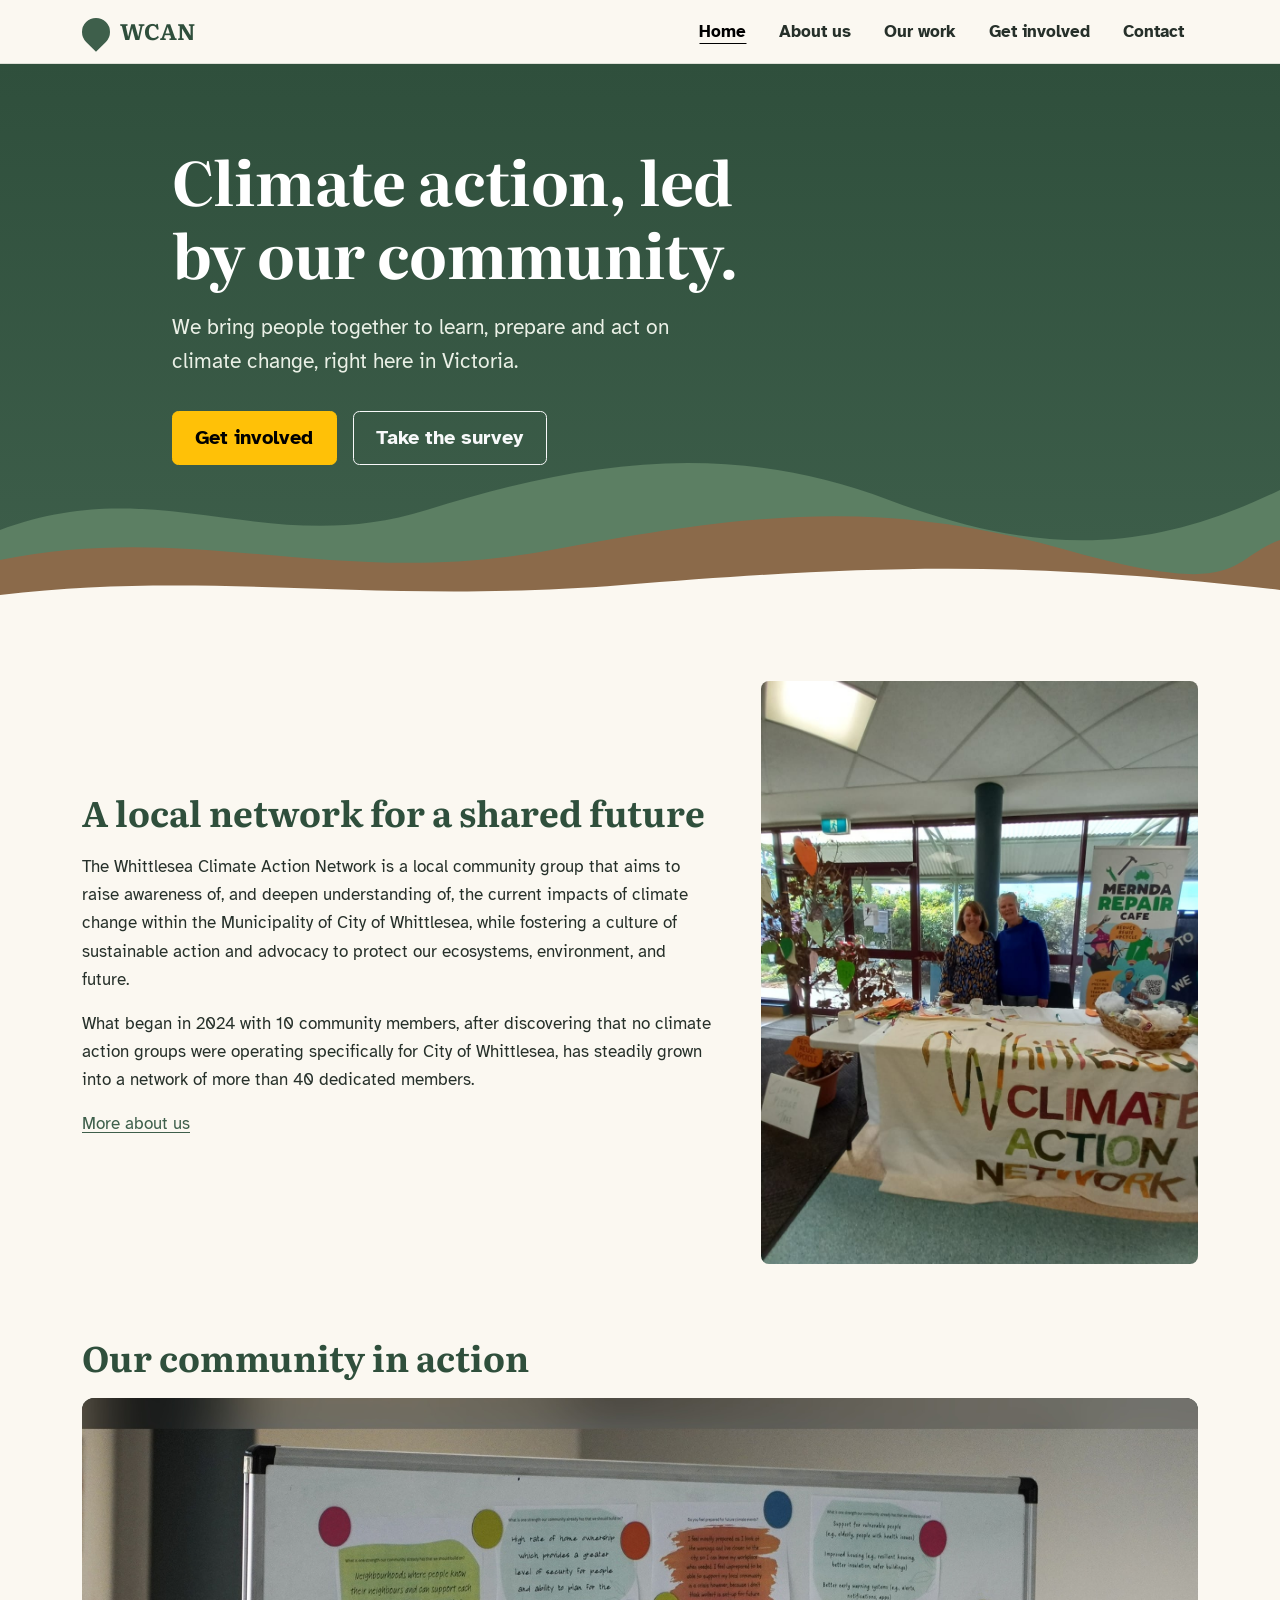
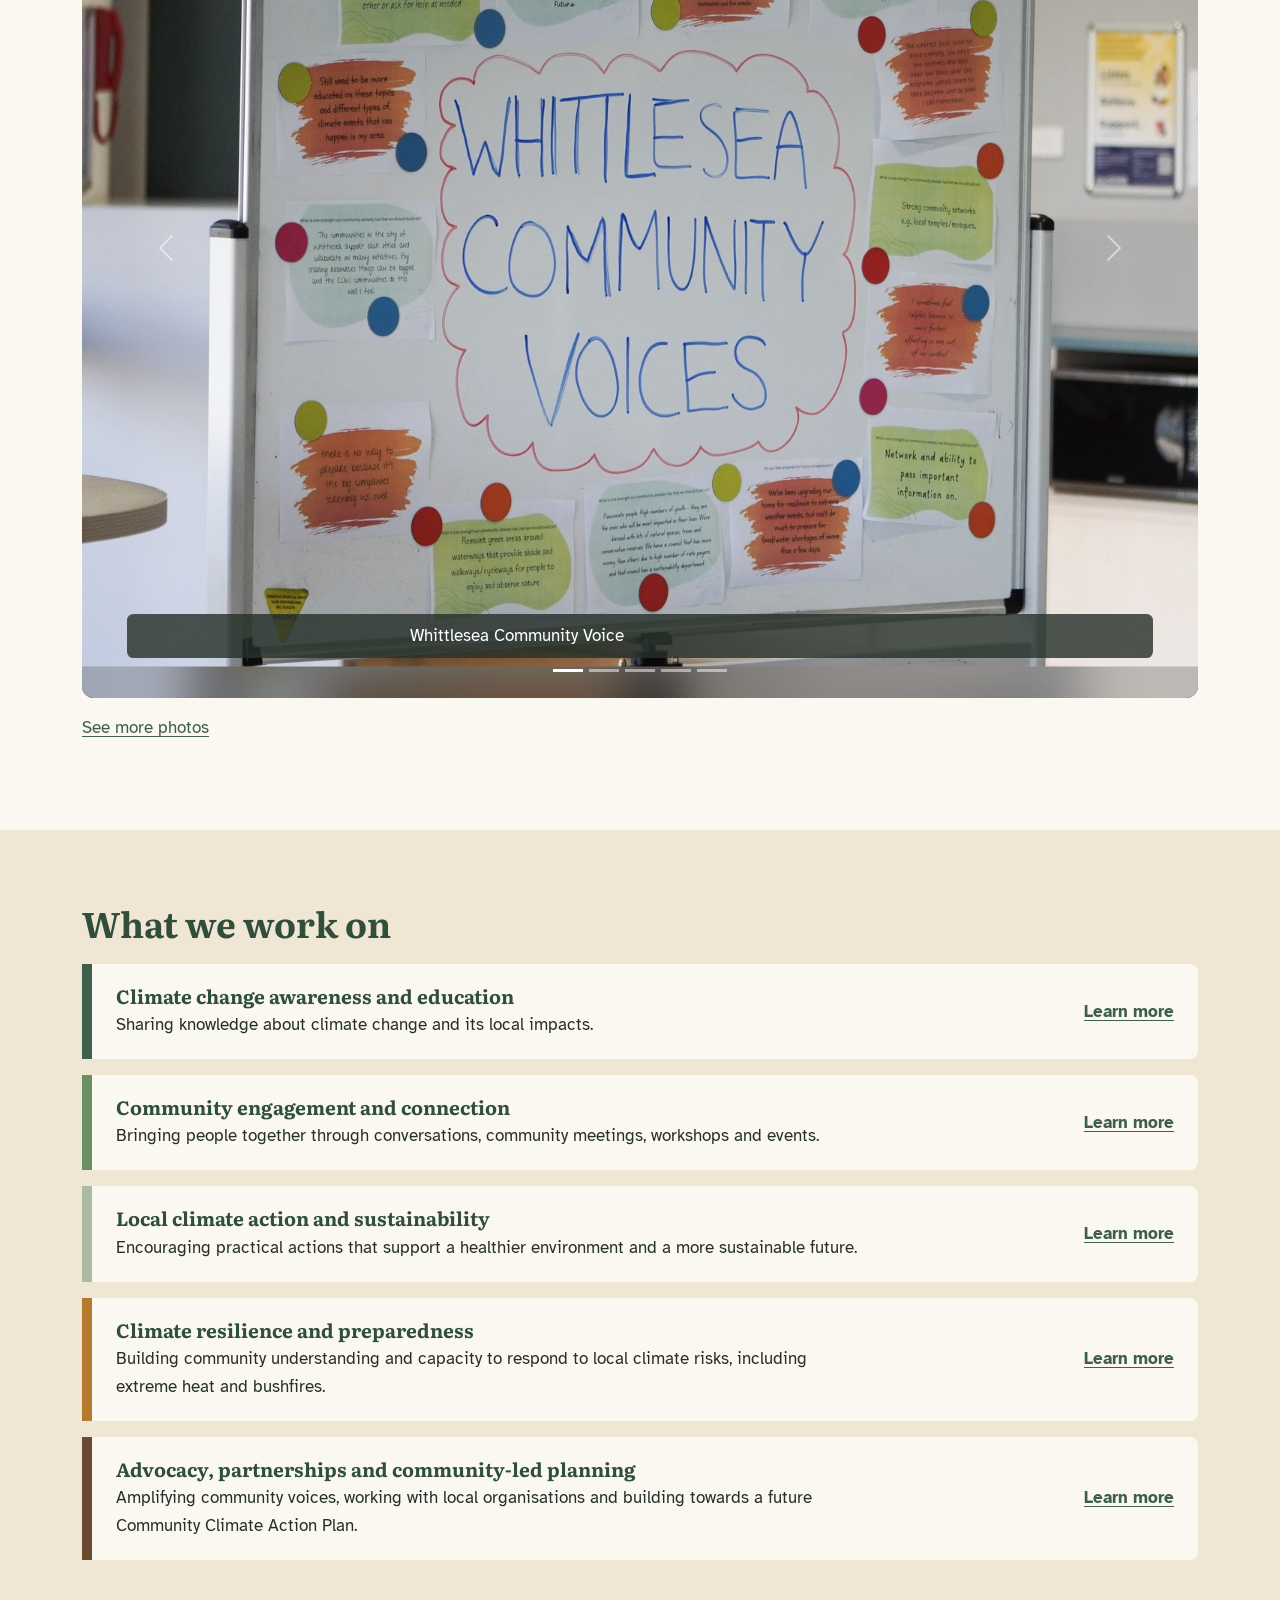
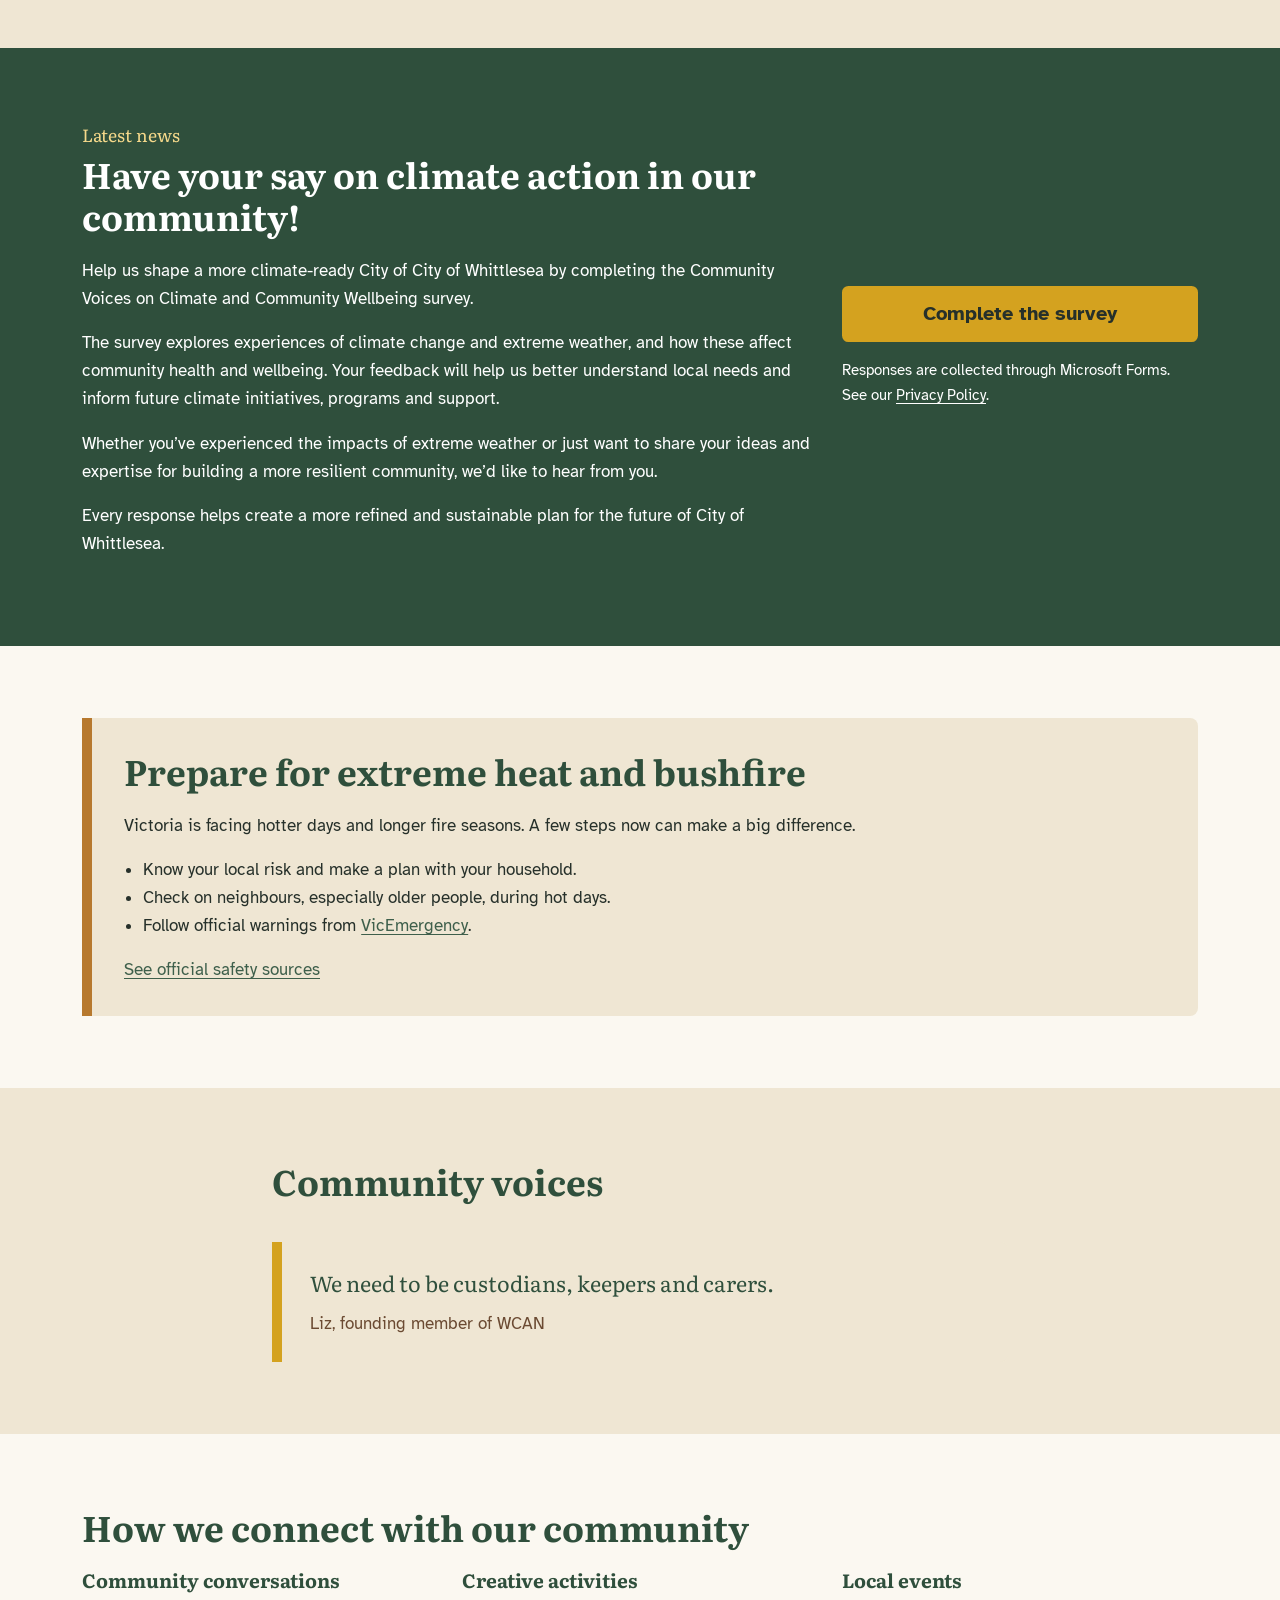
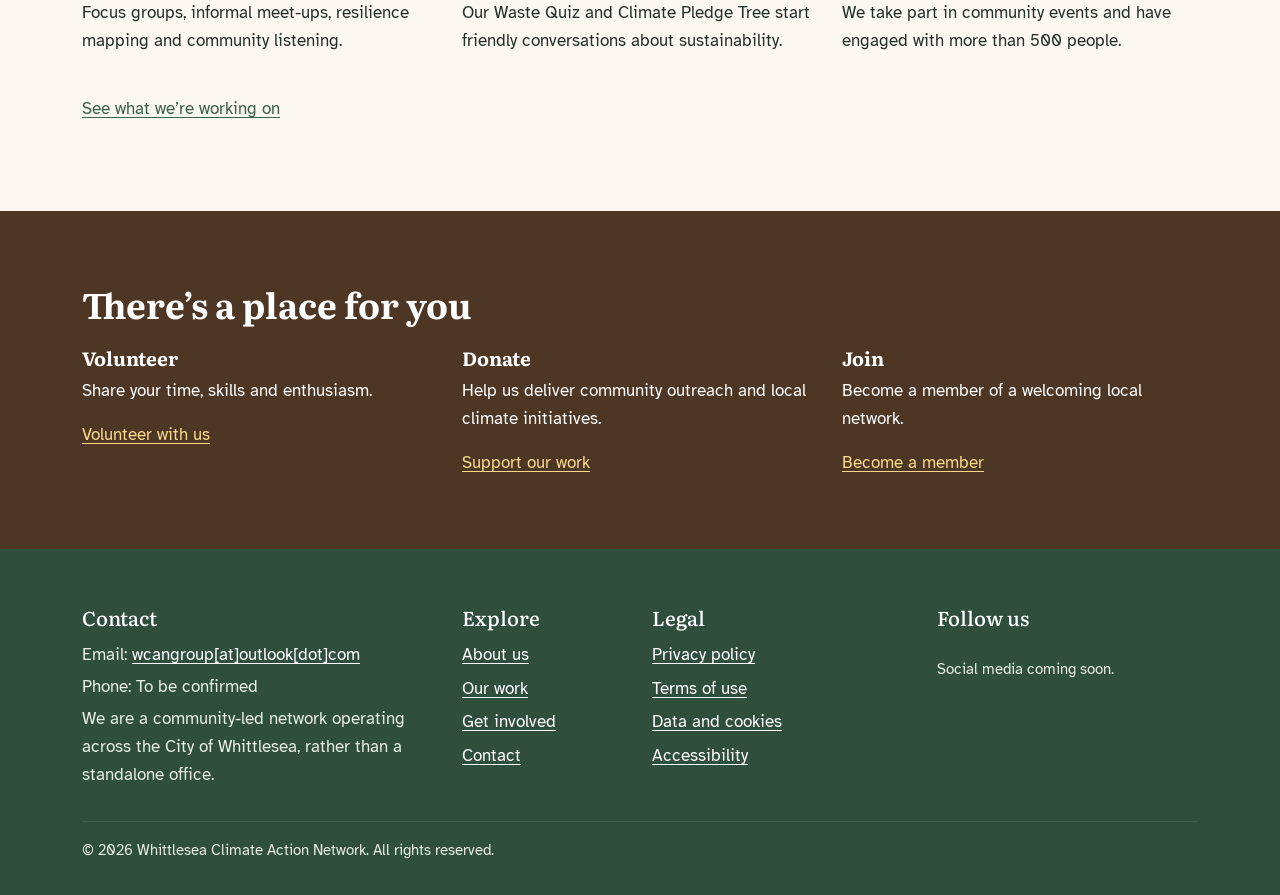
<file: index.html>
<!DOCTYPE html>
<html lang="en-AU">
<head>
<meta charset="utf-8">
<meta name="viewport" content="width=device-width, initial-scale=1">
<title>WCAN | Whittlesea Climate Action Network</title>
<meta name="description" content="A community-led network in Victoria working together on climate awareness, resilience, local action and a future Community Climate Action Plan.">
<meta property="og:title" content="WCAN | Community climate action in Victoria">
<meta property="og:description" content="Learn, prepare and act on climate change, together.">
<meta property="og:type" content="website">
<link rel="preconnect" href="https://fonts.googleapis.com">
<link rel="preconnect" href="https://fonts.gstatic.com" crossorigin>
<link href="https://fonts.googleapis.com/css2?family=Atkinson+Hyperlegible:wght@400;700&family=Literata:opsz,wght@7..72,500;7..72,700&display=swap" rel="stylesheet">
<link href="https://cdn.jsdelivr.net/npm/bootstrap@5.3.3/dist/css/bootstrap.min.css" rel="stylesheet">
<link href="assets/css/style.css" rel="stylesheet">
</head>
<body>
<a class="skip-link" href="#main">Skip to main content</a>

<header class="site-header">
  <nav class="navbar navbar-expand-lg" aria-label="Main navigation">
    <div class="container">
      <a class="navbar-brand" href="index.html"><!-- Replace with logo --><span class="brand-mark" aria-hidden="true"></span>WCAN</a>
      <button class="navbar-toggler" type="button" data-bs-toggle="collapse" data-bs-target="#nav" aria-controls="nav" aria-expanded="false" aria-label="Toggle menu"><span class="navbar-toggler-icon"></span></button>
      <div class="collapse navbar-collapse" id="nav">
        <ul class="navbar-nav ms-auto align-items-lg-center gap-lg-1">
          <li class="nav-item"><a class="nav-link active" aria-current="page" href="index.html">Home</a></li>
          <li class="nav-item"><a class="nav-link" href="about.html">About us</a></li>
          <li class="nav-item"><a class="nav-link" href="our-work.html">Our work</a></li>
          <li class="nav-item"><a class="nav-link" href="get-involved.html">Get involved</a></li>
          <li class="nav-item"><a class="nav-link" href="contact.html">Contact</a></li>
        </ul>
      </div>
    </div>
  </nav>
</header>

<main id="main">

<!-- 1. Hero -->
<section class="hero">
  <div class="container hero-inner">
    <h1>Climate action, led by our community.</h1>
    <p class="lead">We bring people together to learn, prepare and act on climate change, right here in Victoria.</p>
    
    <div class="d-flex flex-wrap gap-3">
      <a href="get-involved.html" class="btn btn-warning btn-lg">
          Get involved
      </a>
  
      <a href="index.html#survey" class="btn btn-outline-light btn-lg">
          Take the survey
      </a>
  </div>
  
  </div>
  <svg class="ridge" viewBox="0 0 1440 200" preserveAspectRatio="none" aria-hidden="true" focusable="false">
    <path fill="#5C7F63" d="M0 120 C180 60 300 150 480 100 S820 30 1000 90 S1300 140 1440 80 V200 H0Z"/>
    <path fill="#8B6A4A" d="M0 150 C220 110 380 180 620 140 S1000 90 1200 140 S1380 150 1440 130 V200 H0Z"/>
    <path fill="#FBF8F1" d="M0 185 C240 160 420 195 700 175 S1150 150 1440 180 V200 H0Z"/>
  </svg>
</section>

<!-- 2. Who we are -->
<section class="section" id="who-we-are">
  <div class="container"><div class="row g-5 align-items-center"><div class="col-md-7 prose">
    <h2>A local network for a shared future</h2>
    <p>The Whittlesea Climate Action Network is a local community group that aims to raise awareness of, and deepen understanding of, the current impacts of climate change within the Municipality of City of Whittlesea, while fostering a culture of sustainable action and advocacy to protect our ecosystems, environment, and future.</p>
    <p>What began in 2024 with 10 community members, after discovering that no climate action groups were operating specifically for City of Whittlesea, has steadily grown into a network of more than 40 dedicated members.</p>
    <p><a href="about.html">More about us</a></p></div><div class="col-md-5"><figure class="photo ratio-3x4"><img src="assets/img/PORTRAIT/PORTRAIT_966x1288_001.jpeg" width="1200" height="1600" alt="Placeholder photo: Home who we are. Replace with a description of the real photo." data-slot="home-who-we-are" loading="lazy"></figure></div></div></div>
</section>

<!-- Community in action carousel -->
<section class="section pt-0" id="in-action">
  <div class="container">
    <h2>Our community in action</h2>
    <div id="homeCarousel" class="carousel slide photo-carousel" aria-roledescription="carousel" aria-label="Photos of our community in action">
      <div class="carousel-indicators"><button type="button" data-bs-target="#homeCarousel" data-bs-slide-to="0" class="active" aria-current="true" aria-label="Slide 1"></button><button type="button" data-bs-target="#homeCarousel" data-bs-slide-to="1" aria-label="Slide 2"></button><button type="button" data-bs-target="#homeCarousel" data-bs-slide-to="2" aria-label="Slide 3"></button><button type="button" data-bs-target="#homeCarousel" data-bs-slide-to="3" aria-label="Slide 4"></button><button type="button" data-bs-target="#homeCarousel" data-bs-slide-to="4" aria-label="Slide 5"></button></div>
      <div class="carousel-inner">
        <div class="carousel-item active">
          <img src="assets/img/LANDSCAPE/LANDSCAPE_1600x1200_001.jpg" width="1600" height="900" alt="Placeholder photo: Home carousel 1. Replace with a description of the real photo." data-slot="home-carousel-1">
          <div class="carousel-caption"><p class="mb-0">Whittlesea Community Voice</p></div>
        </div>
        <div class="carousel-item">
          <img src="assets/img/LANDSCAPE/LANDSCAPE_1600x1200_002.jpg" width="1600" height="900" alt="Placeholder photo: Home carousel 2. Replace with a description of the real photo." data-slot="home-carousel-2" loading="lazy">
          <div class="carousel-caption"><p class="mb-0">Meetup</p></div>
        </div>
        <div class="carousel-item">
          <img src="assets/img/LANDSCAPE/LANDSCAPE_1600x1200_005.jpeg" width="1600" height="900" alt="Placeholder photo: Home carousel 3. Replace with a description of the real photo." data-slot="home-carousel-3" loading="lazy">
          <div class="carousel-caption"><p class="mb-0">Community Activities</p></div>
        </div>
        <div class="carousel-item">
          <img src="assets/img/LANDSCAPE/LANDSCAPE_1600x1200_007.jpeg" width="1600" height="900" alt="Placeholder photo: Home carousel 4. Replace with a description of the real photo." data-slot="home-carousel-4" loading="lazy">
          <div class="carousel-caption"><p class="mb-0">Community Connect</p></div>
        </div>
        <div class="carousel-item">
          <img src="assets/img/LANDSCAPE/LANDSCAPE_1600x1200_008.jpeg" width="1600" height="900" alt="Placeholder photo: Home carousel 5. Replace with a description of the real photo." data-slot="home-carousel-5" loading="lazy">
          <div class="carousel-caption"><p class="mb-0">Taking Our Message to the Community</p></div>
        </div>
      </div>
      <button class="carousel-control-prev" type="button" data-bs-target="#homeCarousel" data-bs-slide="prev"><span class="carousel-control-prev-icon" aria-hidden="true"></span><span class="visually-hidden">Previous photo</span></button>
      <button class="carousel-control-next" type="button" data-bs-target="#homeCarousel" data-bs-slide="next"><span class="carousel-control-next-icon" aria-hidden="true"></span><span class="visually-hidden">Next photo</span></button>
    </div>
    <p class="mt-3"><a href="our-work.html#gallery">See more photos</a></p>
  </div>
</section>

<!-- 3. Five focus areas -->
<section class="section section-sand" id="focus-areas">
  <div class="container">
    <h2>What we work on</h2>
    <ul class="areas list-unstyled">
      <li class="area a1"><div><h3>Climate change awareness and education</h3><p>Sharing knowledge about climate change and its local impacts.</p></div><a href="our-work.html#event-participation" aria-label="Learn more about awareness and education">Learn more</a></li>
      <li class="area a2"><div><h3>Community engagement and connection</h3><p>Bringing people together through conversations, community meetings, workshops and events.</p></div><a href="our-work.html#community-engagement" aria-label="Learn more about community engagement">Learn more</a></li>
      <li class="area a3"><div><h3>Local climate action and sustainability</h3><p>Encouraging practical actions that support a healthier environment and a more sustainable future.</p></div><a href="our-work.html#responding-to-local-concerns" aria-label="Learn more about local action">Learn more</a></li>
      <li class="area a4"><div><h3>Climate resilience and preparedness</h3><p>Building community understanding and capacity to respond to local climate risks, including extreme heat and bushfires.</p></div><a href="our-work.html#staying-safe" aria-label="Learn more about resilience and preparedness">Learn more</a></li>
      <li class="area a5"><div><h3>Advocacy, partnerships and community-led planning</h3><p>Amplifying community voices, working with local organisations and building towards a future Community Climate Action Plan.</p></div><a href="our-work.html#collaborating-with-local-groups" aria-label="Learn more about advocacy and planning">Learn more</a></li>
    </ul>
  </div>
</section>

<!-- 4. Survey / Latest news -->
<section class="section section-green" id="survey">
  <div class="container">
    <div class="row align-items-center g-4">
      <div class="col-lg-8">
        <p class="kicker">Latest news</p>
        <h2>Have your say on climate action in our community!</h2>
        <p>Help us shape a more climate-ready City of City of Whittlesea by completing the Community Voices on Climate and Community Wellbeing survey.</p>
        <p>The survey explores experiences of climate change and extreme weather, and how these affect community health and wellbeing. Your feedback will help us better understand local needs and inform future climate initiatives, programs and support.</p>
        <p>Whether you’ve experienced the impacts of extreme weather or just want to share your ideas and expertise for building a more resilient community, we’d like to hear from you.</p>
        <p>Every response helps create a more refined and sustainable plan for the future of City of Whittlesea.</p>
      </div>
      <div class="col-lg-4">
        <!-- TODO: replace with the full survey link if it differs from this one -->
        <a href="https://forms.office.com/pages/responsepage.aspx?id=VPldRhMFeky1TnLc2BxKyw5KXV16PLBMq1P0BblH6udUM1c5TjgyMTcxMFNXQzZPQlFLR0RKMThPNC4u&origin=lprLink&route=shorturl" class="btn btn-wattle btn-lg w-100" target="_blank" rel="noopener noreferrer">Complete the survey<span class="visually-hidden"> (opens in a new tab)</span></a>
        <p class="small mt-3 mb-0">Responses are collected through Microsoft Forms. See our <a href="privacy.html">Privacy Policy</a>.</p>
      </div>
    </div>
  </div>
</section>

<!-- 5. Heat and bushfire -->
<section class="section" id="prepare">
  <div class="container">
    <div class="callout">
      <h2>Prepare for extreme heat and bushfire</h2>
      <p>Victoria is facing hotter days and longer fire seasons. A few steps now can make a big difference.</p>
      <ul>
        <li>Know your local risk and make a plan with your household.</li>
        <li>Check on neighbours, especially older people, during hot days.</li>
        <li>Follow official warnings from <a href="https://www.emergency.vic.gov.au" target="_blank" rel="noopener noreferrer">VicEmergency</a>.</li>
      </ul>
      <a href="our-work.html#staying-safe">See official safety sources</a>
    </div>
  </div>
</section>

<!-- 6. Community voices -->
<section class="section section-sand" id="voices">
  <div class="container prose">
    <h2>Community voices</h2>
    <figure class="pullquote">
        <blockquote>We need to be custodians, keepers and carers.</blockquote>
        <figcaption>Liz, founding member of WCAN</figcaption>
      </figure>
  </div>
</section>

<!-- 7. How we connect -->
<section class="section" id="together">
  <div class="container">
    <h2>How we connect with our community</h2>
    <div class="row g-4">
      <div class="col-md-4"><h3>Community conversations</h3><p>Focus groups, informal meet-ups, resilience mapping and community listening.</p></div>
      <div class="col-md-4"><h3>Creative activities</h3><p>Our Waste Quiz and Climate Pledge Tree start friendly conversations about sustainability.</p></div>
      <div class="col-md-4"><h3>Local events</h3><p>We take part in community events and have engaged with more than 500 people.</p></div>
    </div>
    <p class="mt-4"><a href="our-work.html">See what we’re working on</a></p>
  </div>
</section>

<!-- 8. Get involved band -->
<section class="section section-brown" id="involved">
  <div class="container">
    <h2>There’s a place for you</h2>
    <div class="row g-4">
      <div class="col-md-4"><h3>Volunteer</h3><p>Share your time, skills and enthusiasm.</p><a href="get-involved.html#volunteer">Volunteer with us</a></div>
      <div class="col-md-4"><h3>Donate</h3><p>Help us deliver community outreach and local climate initiatives.</p><a href="get-involved.html#donate">Support our work</a></div>
      <div class="col-md-4"><h3>Join</h3><p>Become a member of a welcoming local network.</p><a href="get-involved.html#join">Become a member</a></div>
    </div>
  </div>
</section>

</main>

<footer class="site-footer">
  <div class="container">
    <div class="row g-4">
      <div class="col-md-4">
        <h2 class="h5">Contact</h2>
        <p class="mb-1">Email: <a href="mailto:wcangroup@outlook.com">wcangroup[at]outlook[dot]com</a></p>
        <p class="mb-1">Phone: To be confirmed</p>
        <p>We are a community-led network operating across the City of Whittlesea, rather than a standalone office.</p>
      </div>
      <div class="col-6 col-md-2">
        <h2 class="h5">Explore</h2>
        <ul class="list-unstyled">
          <li><a href="about.html">About us</a></li><li><a href="our-work.html">Our work</a></li><li><a href="get-involved.html">Get involved</a></li><li><a href="contact.html">Contact</a></li>
        </ul>
      </div>
      <div class="col-6 col-md-3">
        <h2 class="h5">Legal</h2>
        <ul class="list-unstyled">
          <li><a href="privacy.html">Privacy policy</a></li><li><a href="terms.html">Terms of use</a></li><li><a href="data-cookies.html">Data and cookies</a></li><li><a href="accessibility.html">Accessibility</a></li>
        </ul>
      </div>
      <div class="col-md-3">
        <h2 class="h5">Follow us</h2>
        <!-- Social links: add icons here when profiles exist, e.g. <a href="#" aria-label="Facebook">...</a> -->
        <ul class="social list-unstyled d-flex gap-2" id="social"></ul>
        <p class="small">Social media coming soon.</p>
      </div>
    </div>
    <hr>
    <!-- <p class="ack">We acknowledge the Traditional Owners of the land on which we live and work, and pay our respects to Elders past and present.</p> -->
    <p class="small mb-0">&copy; <span id="year">2026</span> Whittlesea Climate Action Network. All rights reserved.</p>
  </div>
</footer>

<script src="https://cdn.jsdelivr.net/npm/bootstrap@5.3.3/dist/js/bootstrap.bundle.min.js"></script>
<script src="assets/js/main.js"></script>
</body>
</html>
</file>
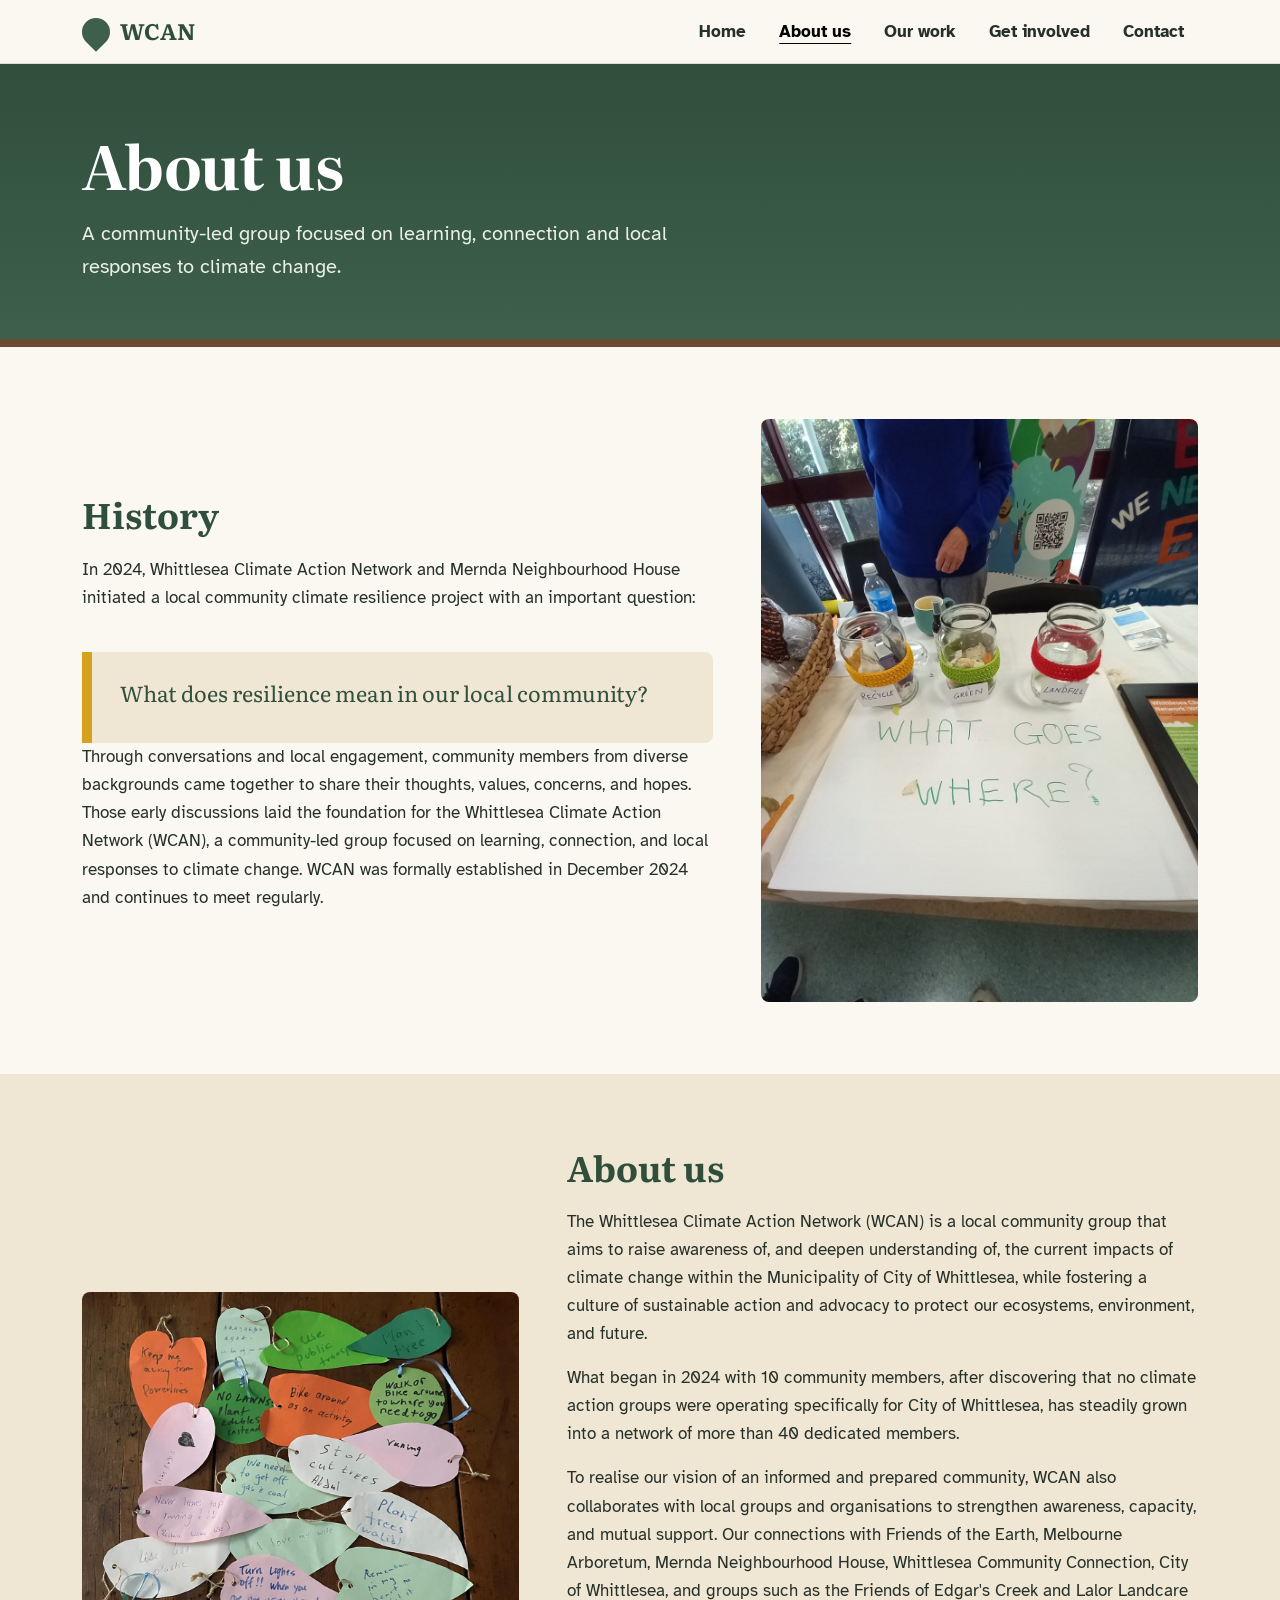
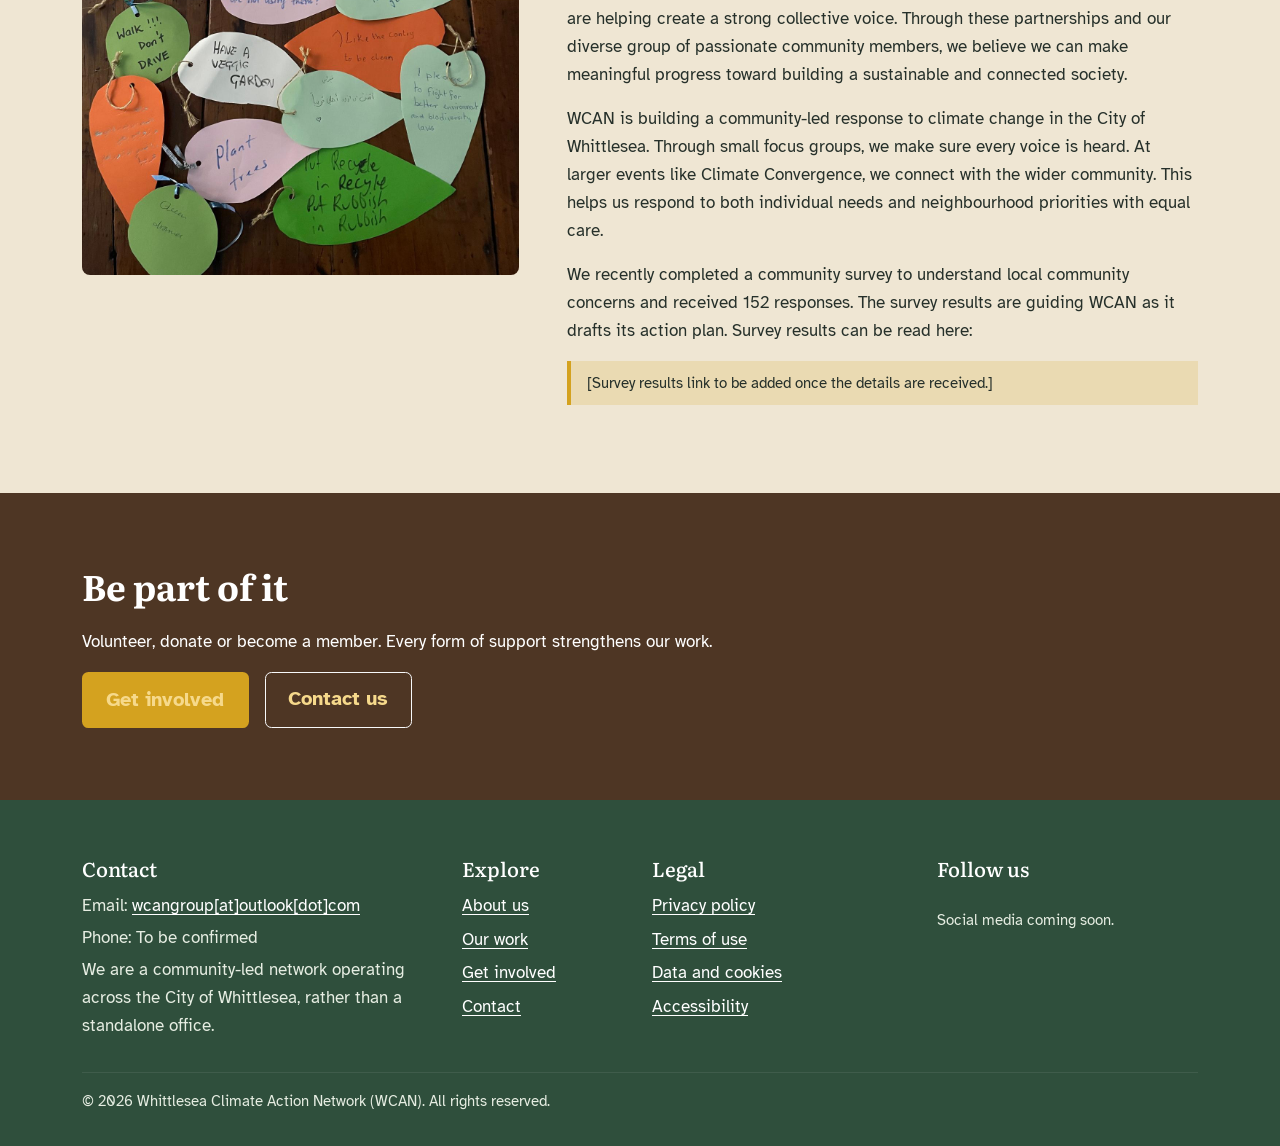
<file: about.html>
<!DOCTYPE html>
<html lang="en-AU">
<head>
<meta charset="utf-8">
<meta name="viewport" content="width=device-width, initial-scale=1">
<title>About us | WCAN</title>
<meta name="description" content="Who we are, what we believe and how we work together as a community-led climate network in Victoria.">
<meta property="og:title" content="About us | WCAN">
<meta property="og:description" content="Who we are and what we believe.">
<meta property="og:type" content="website">
<link rel="preconnect" href="https://fonts.googleapis.com">
<link rel="preconnect" href="https://fonts.gstatic.com" crossorigin>
<link href="https://fonts.googleapis.com/css2?family=Atkinson+Hyperlegible:wght@400;700&family=Literata:opsz,wght@7..72,500;7..72,700&display=swap" rel="stylesheet">
<link href="https://cdn.jsdelivr.net/npm/bootstrap@5.3.3/dist/css/bootstrap.min.css" rel="stylesheet">
<link href="assets/css/style.css" rel="stylesheet">
</head>
<body>
<a class="skip-link" href="#main">Skip to main content</a>

<header class="site-header">
  <nav class="navbar navbar-expand-lg" aria-label="Main navigation">
    <div class="container">
      <a class="navbar-brand" href="index.html"><!-- Replace with logo --><span class="brand-mark" aria-hidden="true"></span>WCAN</a>
      <button class="navbar-toggler" type="button" data-bs-toggle="collapse" data-bs-target="#nav" aria-controls="nav" aria-expanded="false" aria-label="Toggle menu"><span class="navbar-toggler-icon"></span></button>
      <div class="collapse navbar-collapse" id="nav">
        <ul class="navbar-nav ms-auto align-items-lg-center gap-lg-1">
          <li class="nav-item"><a class="nav-link" href="index.html">Home</a></li>
          <li class="nav-item"><a class="nav-link active" aria-current="page" href="about.html">About us</a></li>
          <li class="nav-item"><a class="nav-link" href="our-work.html">Our work</a></li>
          <li class="nav-item"><a class="nav-link" href="get-involved.html">Get involved</a></li>
          <li class="nav-item"><a class="nav-link" href="contact.html">Contact</a></li>
        </ul>
      </div>
    </div>
  </nav>
</header>

<main id="main">

<section class="page-header">
  <div class="container">
    <h1>About us</h1>
    <p class="lead">A community-led group focused on learning, connection and local responses to climate change.</p>
  </div>
</section>

<section class="section" id="history">
  <div class="container"><div class="row g-5 align-items-center"><div class="col-md-7 prose">
    <h2>History</h2>
    <p>In 2024, Whittlesea Climate Action Network and Mernda Neighbourhood House initiated a local community climate resilience project with an important question:</p>
    <figure class="pullquote"><blockquote>What does resilience mean in our local community?</blockquote></figure>
    <p>Through conversations and local engagement, community members from diverse backgrounds came together to share their thoughts, values, concerns, and hopes. Those early discussions laid the foundation for the Whittlesea Climate Action Network (WCAN), a community-led group focused on learning, connection, and local responses to climate change. WCAN was formally established in December 2024 and continues to meet regularly.</p></div><div class="col-md-5"><figure class="photo ratio-3x4"><img src="assets/img/PORTRAIT/PORTRAIT_966x1288_004.jpeg" width="966" height="1288" alt="Placeholder photo: About history. Replace with a description of the real photo." data-slot="about-history" loading="lazy"></figure></div></div></div>
</section>

<section class="section section-sand" id="about">
  <div class="container"><div class="row g-5 align-items-center"><div class="col-md-5"><figure class="photo ratio-3x4"><img src="assets/img/PORTRAIT/PORTRAIT_1200x1600_008.jpeg" width="1200" height="1600" alt="Placeholder photo: About us. Replace with a description of the real photo." data-slot="about-us" loading="lazy"></figure></div><div class="col-md-7 prose">
    <h2>About us</h2>
    <p>The Whittlesea Climate Action Network (WCAN) is a local community group that aims to raise awareness of, and deepen understanding of, the current impacts of climate change within the Municipality of City of Whittlesea, while fostering a culture of sustainable action and advocacy to protect our ecosystems, environment, and future.</p>
    <p>What began in 2024 with 10 community members, after discovering that no climate action groups were operating specifically for City of Whittlesea, has steadily grown into a network of more than 40 dedicated members.</p>
    <p>To realise our vision of an informed and prepared community, WCAN also collaborates with local groups and organisations to strengthen awareness, capacity, and mutual support. Our connections with Friends of the Earth, Melbourne Arboretum, Mernda Neighbourhood House, Whittlesea Community Connection, City of Whittlesea, and groups such as the Friends of Edgar's Creek and Lalor Landcare are helping create a strong collective voice. Through these partnerships and our diverse group of passionate community members, we believe we can make meaningful progress toward building a sustainable and connected society.</p>
    <p>WCAN is building a community-led response to climate change in the City of Whittlesea. Through small focus groups, we make sure every voice is heard. At larger events like Climate Convergence, we connect with the wider community. This helps us respond to both individual needs and neighbourhood priorities with equal care.</p>
    <p>We recently completed a community survey to understand local community concerns and received 152 responses. The survey results are guiding WCAN as it drafts its action plan. Survey results can be read here:</p>
    <p class="note">[Survey results link to be added once the details are received.]</p></div></div></div>
</section>

<section class="section section-brown" id="join">
  <div class="container">
    <h2>Be part of it</h2>
    <p>Volunteer, donate or become a member. Every form of support strengthens our work.</p>
    <div class="d-flex flex-wrap gap-3">
      <a href="get-involved.html" class="btn btn-wattle btn-lg">Get involved</a>
      <a href="contact.html" class="btn btn-outline-light btn-lg">Contact us</a>
    </div>
  </div>
</section>

</main>

<footer class="site-footer">
  <div class="container">
    <div class="row g-4">
      <div class="col-md-4">
        <h2 class="h5">Contact</h2>
        <p class="mb-1">Email: <a href="mailto:wcangroup@outlook.com">wcangroup[at]outlook[dot]com</a></p>
        <p class="mb-1">Phone: To be confirmed</p>
        <p>We are a community-led network operating across the City of Whittlesea, rather than a standalone office.</p>
      </div>
      <div class="col-6 col-md-2">
        <h2 class="h5">Explore</h2>
        <ul class="list-unstyled">
          <li><a href="about.html">About us</a></li><li><a href="our-work.html">Our work</a></li><li><a href="get-involved.html">Get involved</a></li><li><a href="contact.html">Contact</a></li>
        </ul>
      </div>
      <div class="col-6 col-md-3">
        <h2 class="h5">Legal</h2>
        <ul class="list-unstyled">
          <li><a href="privacy.html">Privacy policy</a></li><li><a href="terms.html">Terms of use</a></li><li><a href="data-cookies.html">Data and cookies</a></li><li><a href="accessibility.html">Accessibility</a></li>
        </ul>
      </div>
      <div class="col-md-3">
        <h2 class="h5">Follow us</h2>
        <!-- Social links: add icons here when profiles exist, e.g. <a href="#" aria-label="Facebook">...</a> -->
        <ul class="social list-unstyled d-flex gap-2" id="social"></ul>
        <p class="small">Social media coming soon.</p>
      </div>
    </div>
    <hr>
    <!-- <p class="ack">We acknowledge the Traditional Owners of the land on which we live and work, and pay our respects to Elders past and present.</p> -->
    <p class="small mb-0">&copy; <span id="year">2026</span> Whittlesea Climate Action Network (WCAN). All rights reserved.</p>
  </div>
</footer>

<script src="https://cdn.jsdelivr.net/npm/bootstrap@5.3.3/dist/js/bootstrap.bundle.min.js"></script>
<script src="assets/js/main.js"></script>
</body>
</html>
</file>
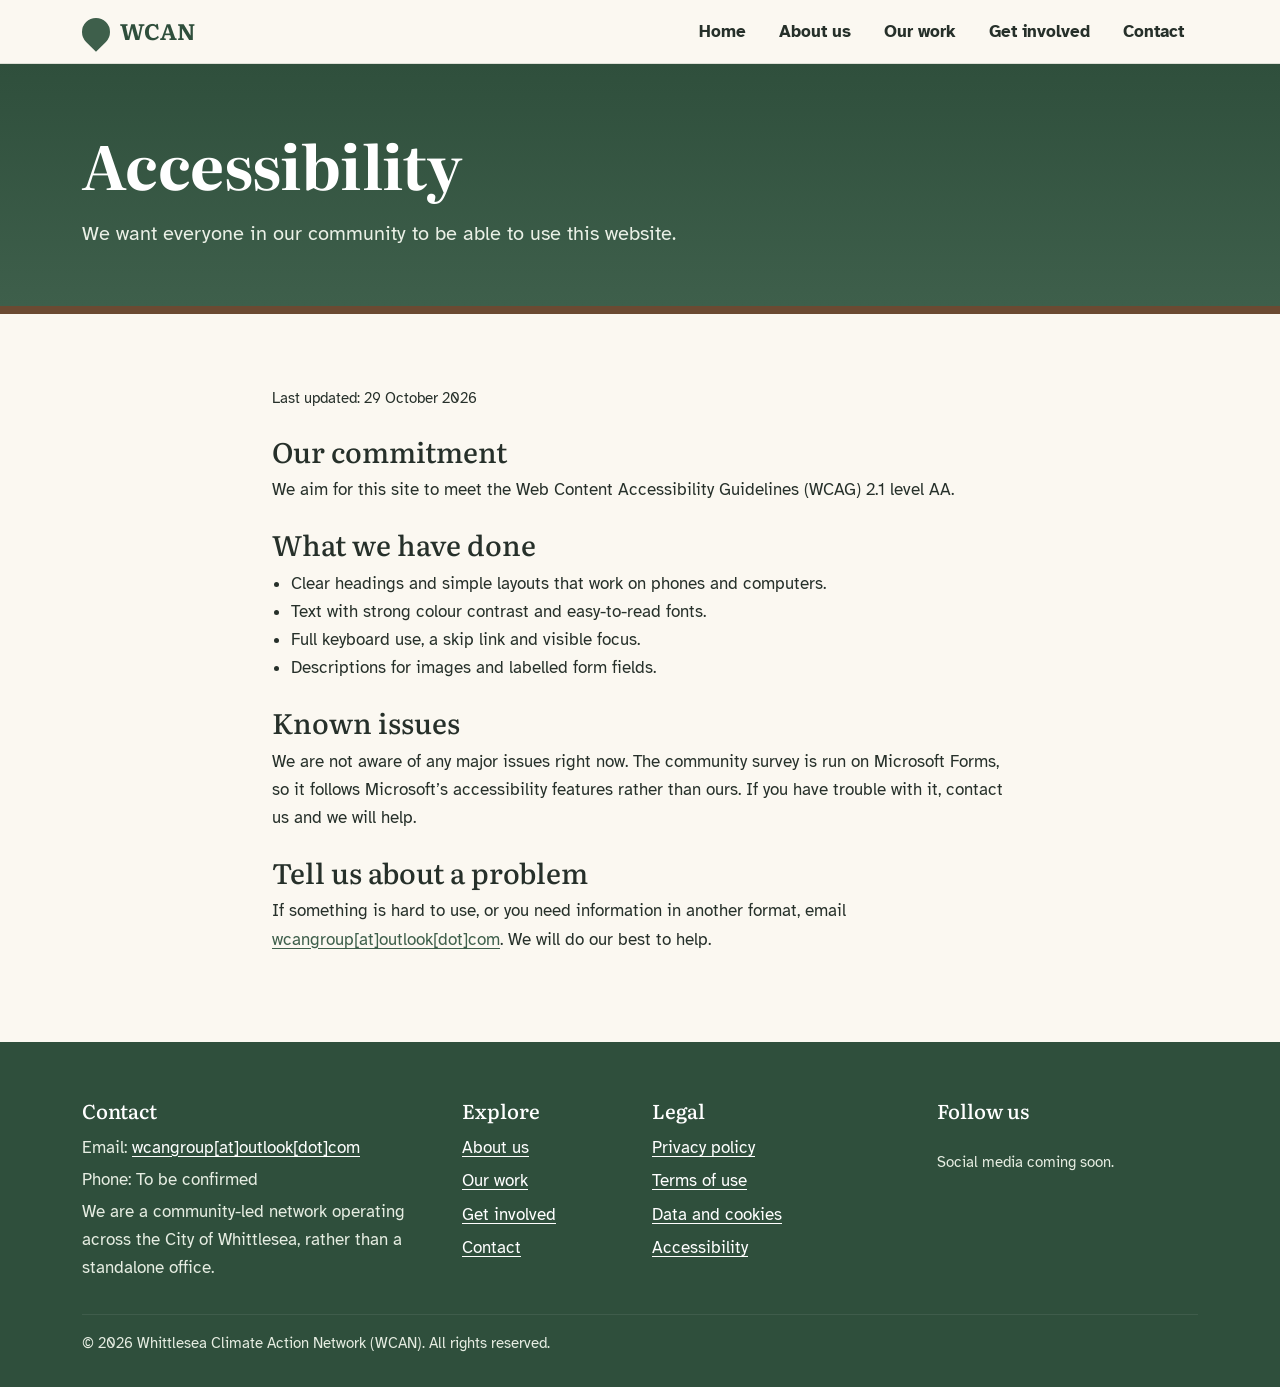
<file: accessibility.html>
<!DOCTYPE html>
<html lang="en-AU">
<head>
<meta charset="utf-8">
<meta name="viewport" content="width=device-width, initial-scale=1">
<title>Accessibility | WCAN</title>
<meta name="description" content="Accessibility statement for the WCAN website.">
<meta property="og:title" content="Accessibility | WCAN">
<meta property="og:description" content="Accessibility statement for the WCAN website.">
<meta property="og:type" content="website">
<link rel="preconnect" href="https://fonts.googleapis.com">
<link rel="preconnect" href="https://fonts.gstatic.com" crossorigin>
<link href="https://fonts.googleapis.com/css2?family=Atkinson+Hyperlegible:wght@400;700&family=Literata:opsz,wght@7..72,500;7..72,700&display=swap" rel="stylesheet">
<link href="https://cdn.jsdelivr.net/npm/bootstrap@5.3.3/dist/css/bootstrap.min.css" rel="stylesheet">
<link href="assets/css/style.css" rel="stylesheet">
</head>
<body>
<a class="skip-link" href="#main">Skip to main content</a>

<header class="site-header">
  <nav class="navbar navbar-expand-lg" aria-label="Main navigation">
    <div class="container">
      <a class="navbar-brand" href="index.html"><!-- Replace with logo --><span class="brand-mark" aria-hidden="true"></span>WCAN</a>
      <button class="navbar-toggler" type="button" data-bs-toggle="collapse" data-bs-target="#nav" aria-controls="nav" aria-expanded="false" aria-label="Toggle menu"><span class="navbar-toggler-icon"></span></button>
      <div class="collapse navbar-collapse" id="nav">
        <ul class="navbar-nav ms-auto align-items-lg-center gap-lg-1">
          <li class="nav-item"><a class="nav-link" href="index.html">Home</a></li>
          <li class="nav-item"><a class="nav-link" href="about.html">About us</a></li>
          <li class="nav-item"><a class="nav-link" href="our-work.html">Our work</a></li>
          <li class="nav-item"><a class="nav-link" href="get-involved.html">Get involved</a></li>
          <li class="nav-item"><a class="nav-link" href="contact.html">Contact</a></li>
        </ul>
      </div>
    </div>
  </nav>
</header>

<main id="main">

<section class="page-header">
  <div class="container">
    <h1>Accessibility</h1>
    <p class="lead">We want everyone in our community to be able to use this website.</p>
  </div>
</section>
<section class="section"><div class="container prose">
<p class="small">Last updated: 29 October 2026</p>
  <h2 class="h3 mt-4">Our commitment</h2>
  <p>We aim for this site to meet the Web Content Accessibility Guidelines (WCAG) 2.1 level AA.</p>
  <h2 class="h3 mt-4">What we have done</h2>
  <ul><li>Clear headings and simple layouts that work on phones and computers.</li><li>Text with strong colour contrast and easy-to-read fonts.</li><li>Full keyboard use, a skip link and visible focus.</li><li>Descriptions for images and labelled form fields.</li></ul>
  <h2 class="h3 mt-4">Known issues</h2>
  <p>We are not aware of any major issues right now. The community survey is run on Microsoft Forms, so it follows Microsoft’s accessibility features rather than ours. If you have trouble with it, contact us and we will help.</p>
  <h2 class="h3 mt-4">Tell us about a problem</h2>
  <p>If something is hard to use, or you need information in another format, email <a href="mailto:wcangroup@outlook.com">wcangroup[at]outlook[dot]com</a>. We will do our best to help.</p>
</div></section>

</main>

<footer class="site-footer">
  <div class="container">
    <div class="row g-4">
      <div class="col-md-4">
        <h2 class="h5">Contact</h2>
        <p class="mb-1">Email: <a href="mailto:wcangroup@outlook.com">wcangroup[at]outlook[dot]com</a></p>
        <p class="mb-1">Phone: To be confirmed</p>
        <p>We are a community-led network operating across the City of Whittlesea, rather than a standalone office.</p>
      </div>
      <div class="col-6 col-md-2">
        <h2 class="h5">Explore</h2>
        <ul class="list-unstyled">
          <li><a href="about.html">About us</a></li><li><a href="our-work.html">Our work</a></li><li><a href="get-involved.html">Get involved</a></li><li><a href="contact.html">Contact</a></li>
        </ul>
      </div>
      <div class="col-6 col-md-3">
        <h2 class="h5">Legal</h2>
        <ul class="list-unstyled">
          <li><a href="privacy.html">Privacy policy</a></li><li><a href="terms.html">Terms of use</a></li><li><a href="data-cookies.html">Data and cookies</a></li><li><a href="accessibility.html">Accessibility</a></li>
        </ul>
      </div>
      <div class="col-md-3">
        <h2 class="h5">Follow us</h2>
        <!-- Social links: add icons here when profiles exist, e.g. <a href="#" aria-label="Facebook">...</a> -->
        <ul class="social list-unstyled d-flex gap-2" id="social"></ul>
        <p class="small">Social media coming soon.</p>
      </div>
    </div>
    <hr>
    <!-- <p class="ack">We acknowledge the Traditional Owners of the land on which we live and work, and pay our respects to Elders past and present.</p> -->
    <p class="small mb-0">&copy; <span id="year">2026</span> Whittlesea Climate Action Network (WCAN). All rights reserved.</p>
  </div>
</footer>

<script src="https://cdn.jsdelivr.net/npm/bootstrap@5.3.3/dist/js/bootstrap.bundle.min.js"></script>
<script src="assets/js/main.js"></script>
</body>
</html>
</file>
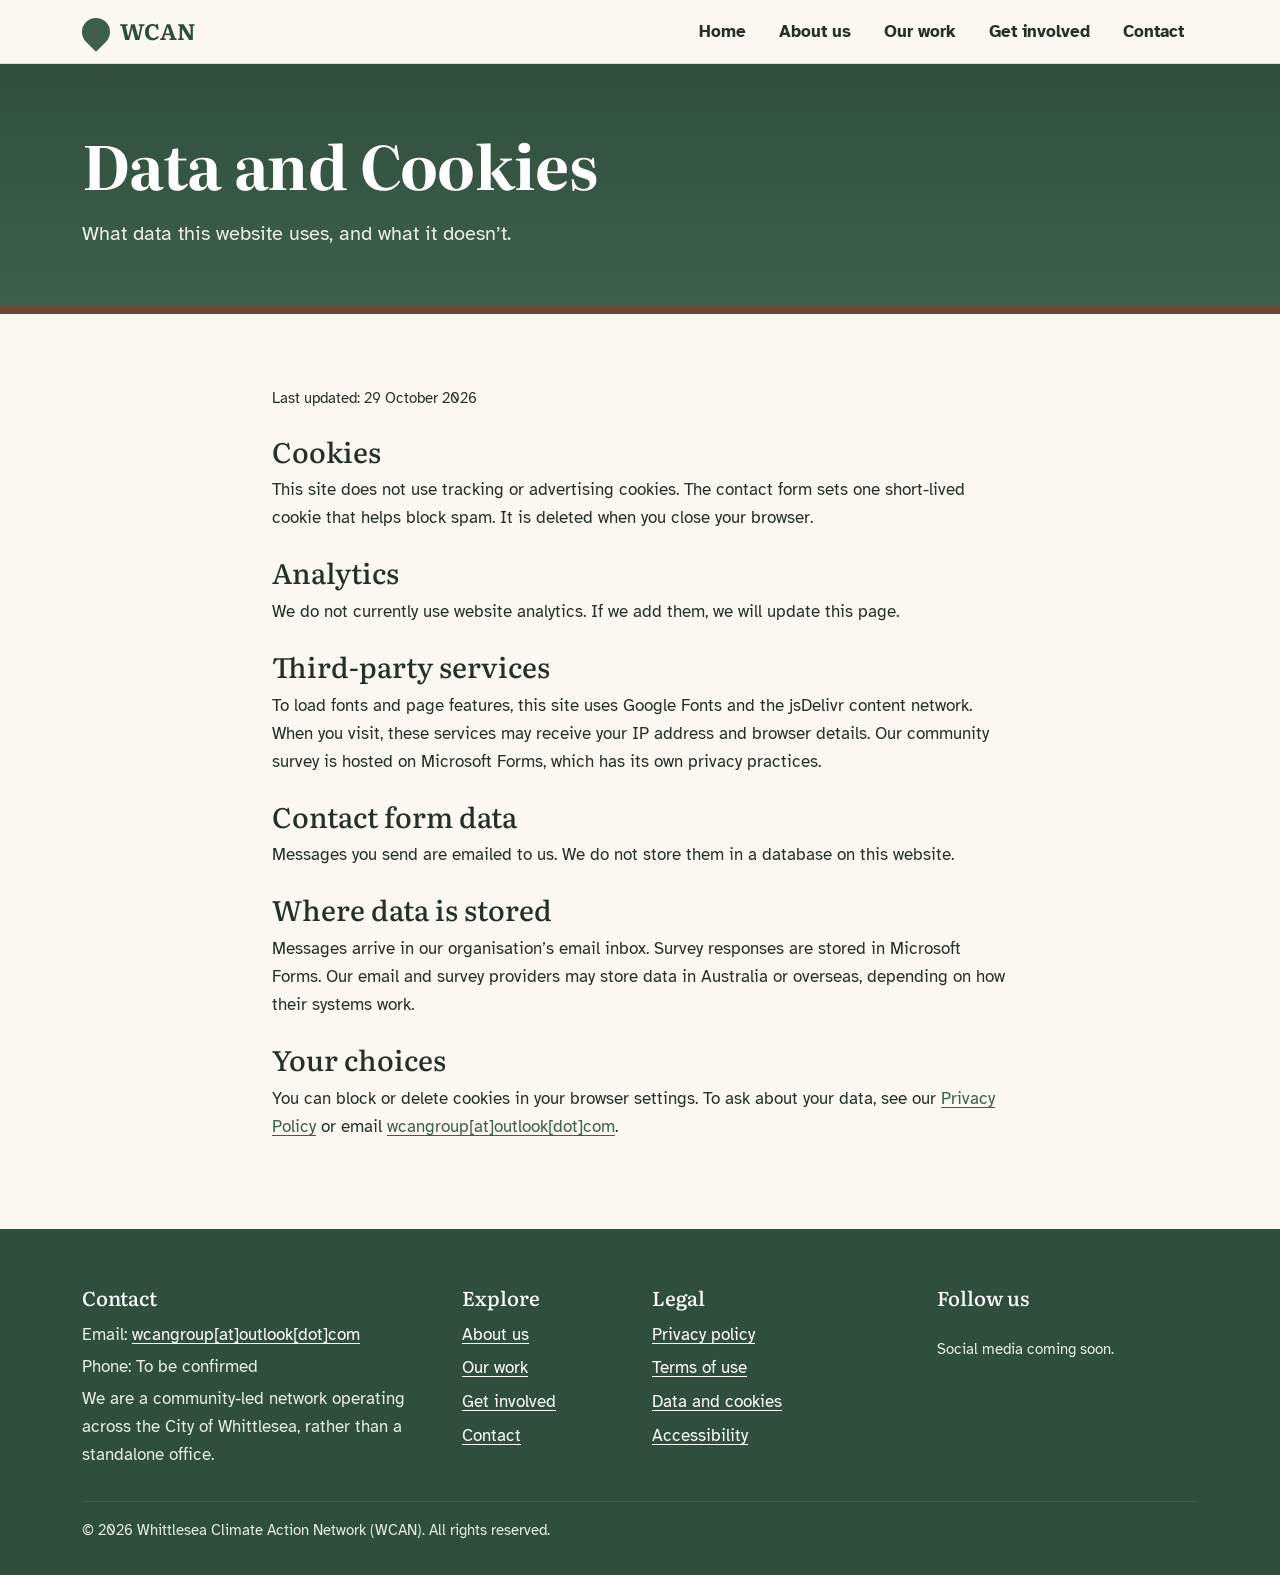
<file: data-cookies.html>
<!DOCTYPE html>
<html lang="en-AU">
<head>
<meta charset="utf-8">
<meta name="viewport" content="width=device-width, initial-scale=1">
<title>Data and Cookies | WCAN</title>
<meta name="description" content="How the WCAN website uses data and cookies.">
<meta property="og:title" content="Data and Cookies | WCAN">
<meta property="og:description" content="How the WCAN website uses data and cookies.">
<meta property="og:type" content="website">
<link rel="preconnect" href="https://fonts.googleapis.com">
<link rel="preconnect" href="https://fonts.gstatic.com" crossorigin>
<link href="https://fonts.googleapis.com/css2?family=Atkinson+Hyperlegible:wght@400;700&family=Literata:opsz,wght@7..72,500;7..72,700&display=swap" rel="stylesheet">
<link href="https://cdn.jsdelivr.net/npm/bootstrap@5.3.3/dist/css/bootstrap.min.css" rel="stylesheet">
<link href="assets/css/style.css" rel="stylesheet">
</head>
<body>
<a class="skip-link" href="#main">Skip to main content</a>

<header class="site-header">
  <nav class="navbar navbar-expand-lg" aria-label="Main navigation">
    <div class="container">
      <a class="navbar-brand" href="index.html"><!-- Replace with logo --><span class="brand-mark" aria-hidden="true"></span>WCAN</a>
      <button class="navbar-toggler" type="button" data-bs-toggle="collapse" data-bs-target="#nav" aria-controls="nav" aria-expanded="false" aria-label="Toggle menu"><span class="navbar-toggler-icon"></span></button>
      <div class="collapse navbar-collapse" id="nav">
        <ul class="navbar-nav ms-auto align-items-lg-center gap-lg-1">
          <li class="nav-item"><a class="nav-link" href="index.html">Home</a></li>
          <li class="nav-item"><a class="nav-link" href="about.html">About us</a></li>
          <li class="nav-item"><a class="nav-link" href="our-work.html">Our work</a></li>
          <li class="nav-item"><a class="nav-link" href="get-involved.html">Get involved</a></li>
          <li class="nav-item"><a class="nav-link" href="contact.html">Contact</a></li>
        </ul>
      </div>
    </div>
  </nav>
</header>

<main id="main">

<section class="page-header">
  <div class="container">
    <h1>Data and Cookies</h1>
    <p class="lead">What data this website uses, and what it doesn’t.</p>
  </div>
</section>
<section class="section"><div class="container prose">
<p class="small">Last updated: 29 October 2026</p>
  <h2 class="h3 mt-4">Cookies</h2>
  <p>This site does not use tracking or advertising cookies. The contact form sets one short-lived cookie that helps block spam. It is deleted when you close your browser.</p>
  <h2 class="h3 mt-4">Analytics</h2>
  <p>We do not currently use website analytics. If we add them, we will update this page.</p>
  <h2 class="h3 mt-4">Third-party services</h2>
  <p>To load fonts and page features, this site uses Google Fonts and the jsDelivr content network. When you visit, these services may receive your IP address and browser details. Our community survey is hosted on Microsoft Forms, which has its own privacy practices.</p>
  <h2 class="h3 mt-4">Contact form data</h2>
  <p>Messages you send are emailed to us. We do not store them in a database on this website.</p>
  <h2 class="h3 mt-4">Where data is stored</h2>
  <p>Messages arrive in our organisation’s email inbox. Survey responses are stored in Microsoft Forms. Our email and survey providers may store data in Australia or overseas, depending on how their systems work.</p>
  <h2 class="h3 mt-4">Your choices</h2>
  <p>You can block or delete cookies in your browser settings. To ask about your data, see our <a href="privacy.html">Privacy Policy</a> or email <a href="mailto:wcangroup@outlook.com">wcangroup[at]outlook[dot]com</a>.</p>
</div></section>

</main>

<footer class="site-footer">
  <div class="container">
    <div class="row g-4">
      <div class="col-md-4">
        <h2 class="h5">Contact</h2>
        <p class="mb-1">Email: <a href="mailto:wcangroup@outlook.com">wcangroup[at]outlook[dot]com</a></p>
        <p class="mb-1">Phone: To be confirmed</p>
        <p>We are a community-led network operating across the City of Whittlesea, rather than a standalone office.</p>
      </div>
      <div class="col-6 col-md-2">
        <h2 class="h5">Explore</h2>
        <ul class="list-unstyled">
          <li><a href="about.html">About us</a></li><li><a href="our-work.html">Our work</a></li><li><a href="get-involved.html">Get involved</a></li><li><a href="contact.html">Contact</a></li>
        </ul>
      </div>
      <div class="col-6 col-md-3">
        <h2 class="h5">Legal</h2>
        <ul class="list-unstyled">
          <li><a href="privacy.html">Privacy policy</a></li><li><a href="terms.html">Terms of use</a></li><li><a href="data-cookies.html">Data and cookies</a></li><li><a href="accessibility.html">Accessibility</a></li>
        </ul>
      </div>
      <div class="col-md-3">
        <h2 class="h5">Follow us</h2>
        <!-- Social links: add icons here when profiles exist, e.g. <a href="#" aria-label="Facebook">...</a> -->
        <ul class="social list-unstyled d-flex gap-2" id="social"></ul>
        <p class="small">Social media coming soon.</p>
      </div>
    </div>
    <hr>
    <!-- <p class="ack">We acknowledge the Traditional Owners of the land on which we live and work, and pay our respects to Elders past and present.</p> -->
    <p class="small mb-0">&copy; <span id="year">2026</span> Whittlesea Climate Action Network (WCAN). All rights reserved.</p>
  </div>
</footer>

<script src="https://cdn.jsdelivr.net/npm/bootstrap@5.3.3/dist/js/bootstrap.bundle.min.js"></script>
<script src="assets/js/main.js"></script>
</body>
</html>
</file>
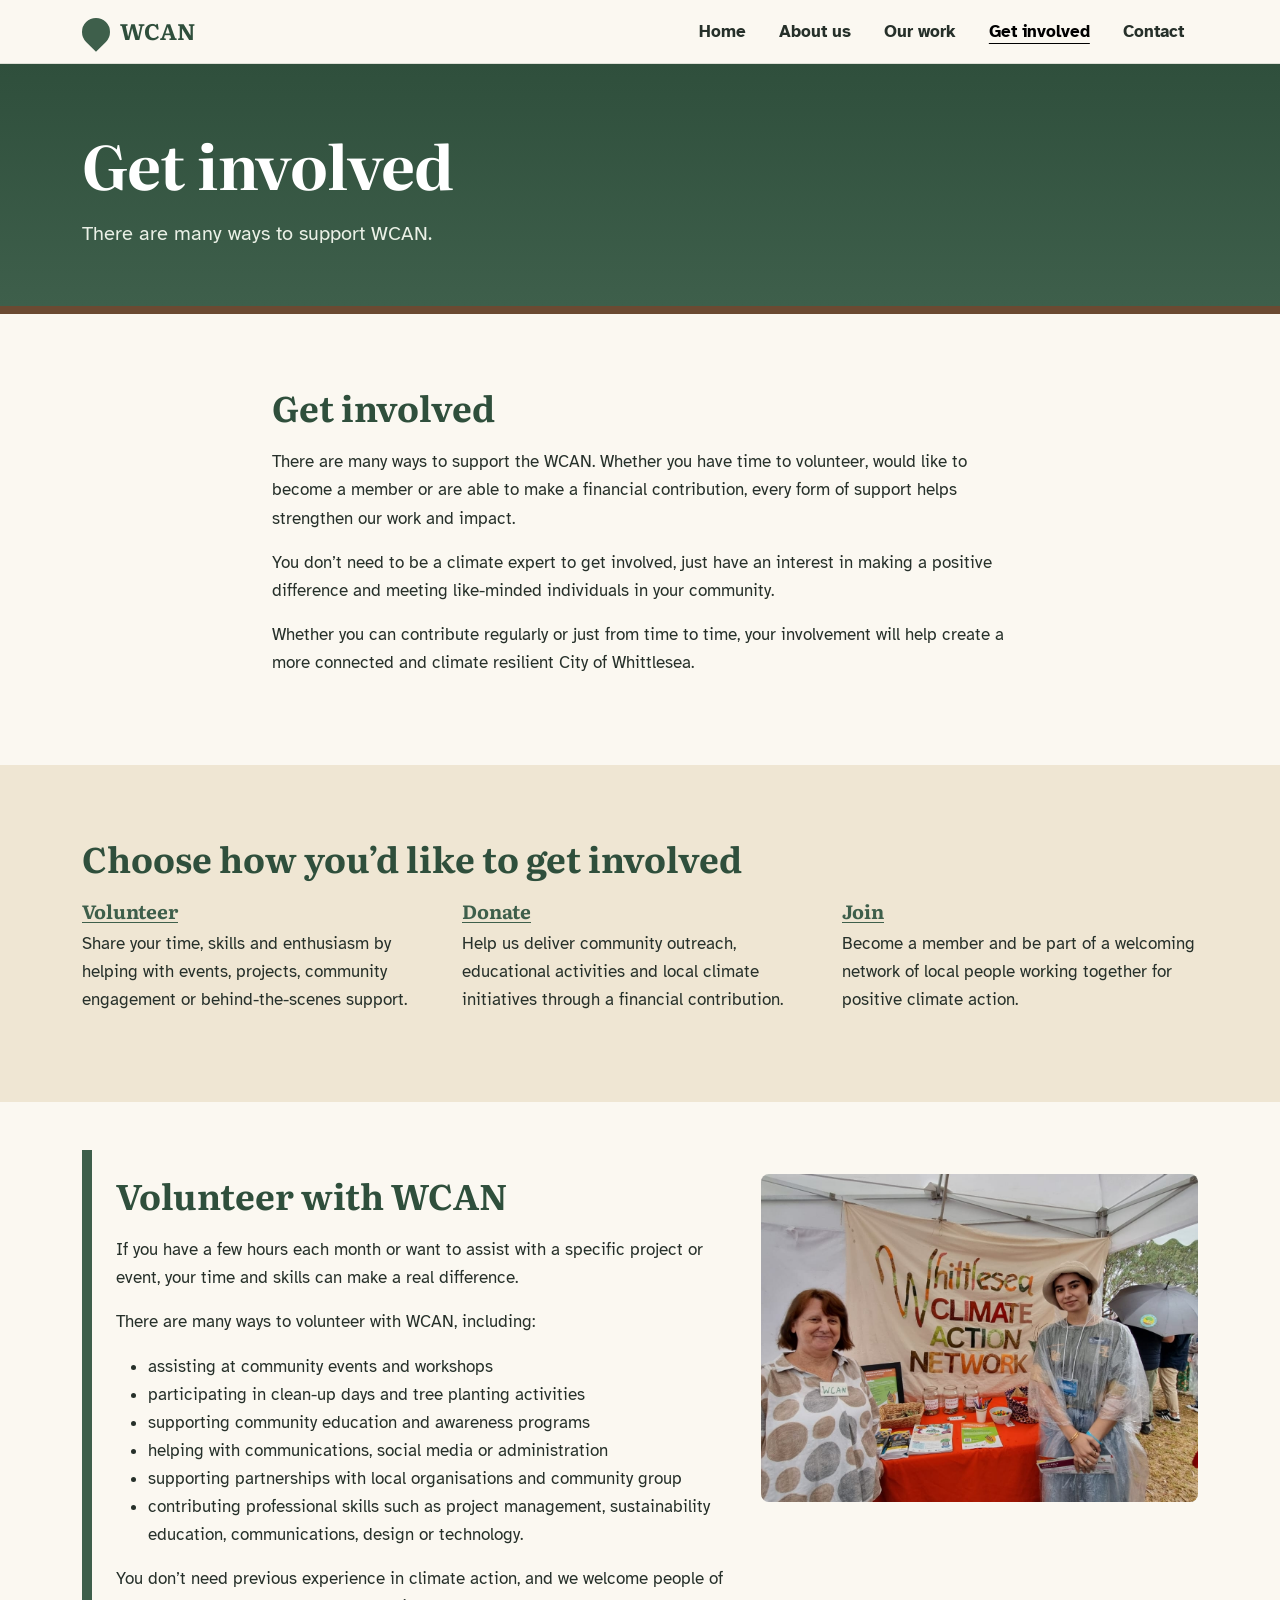
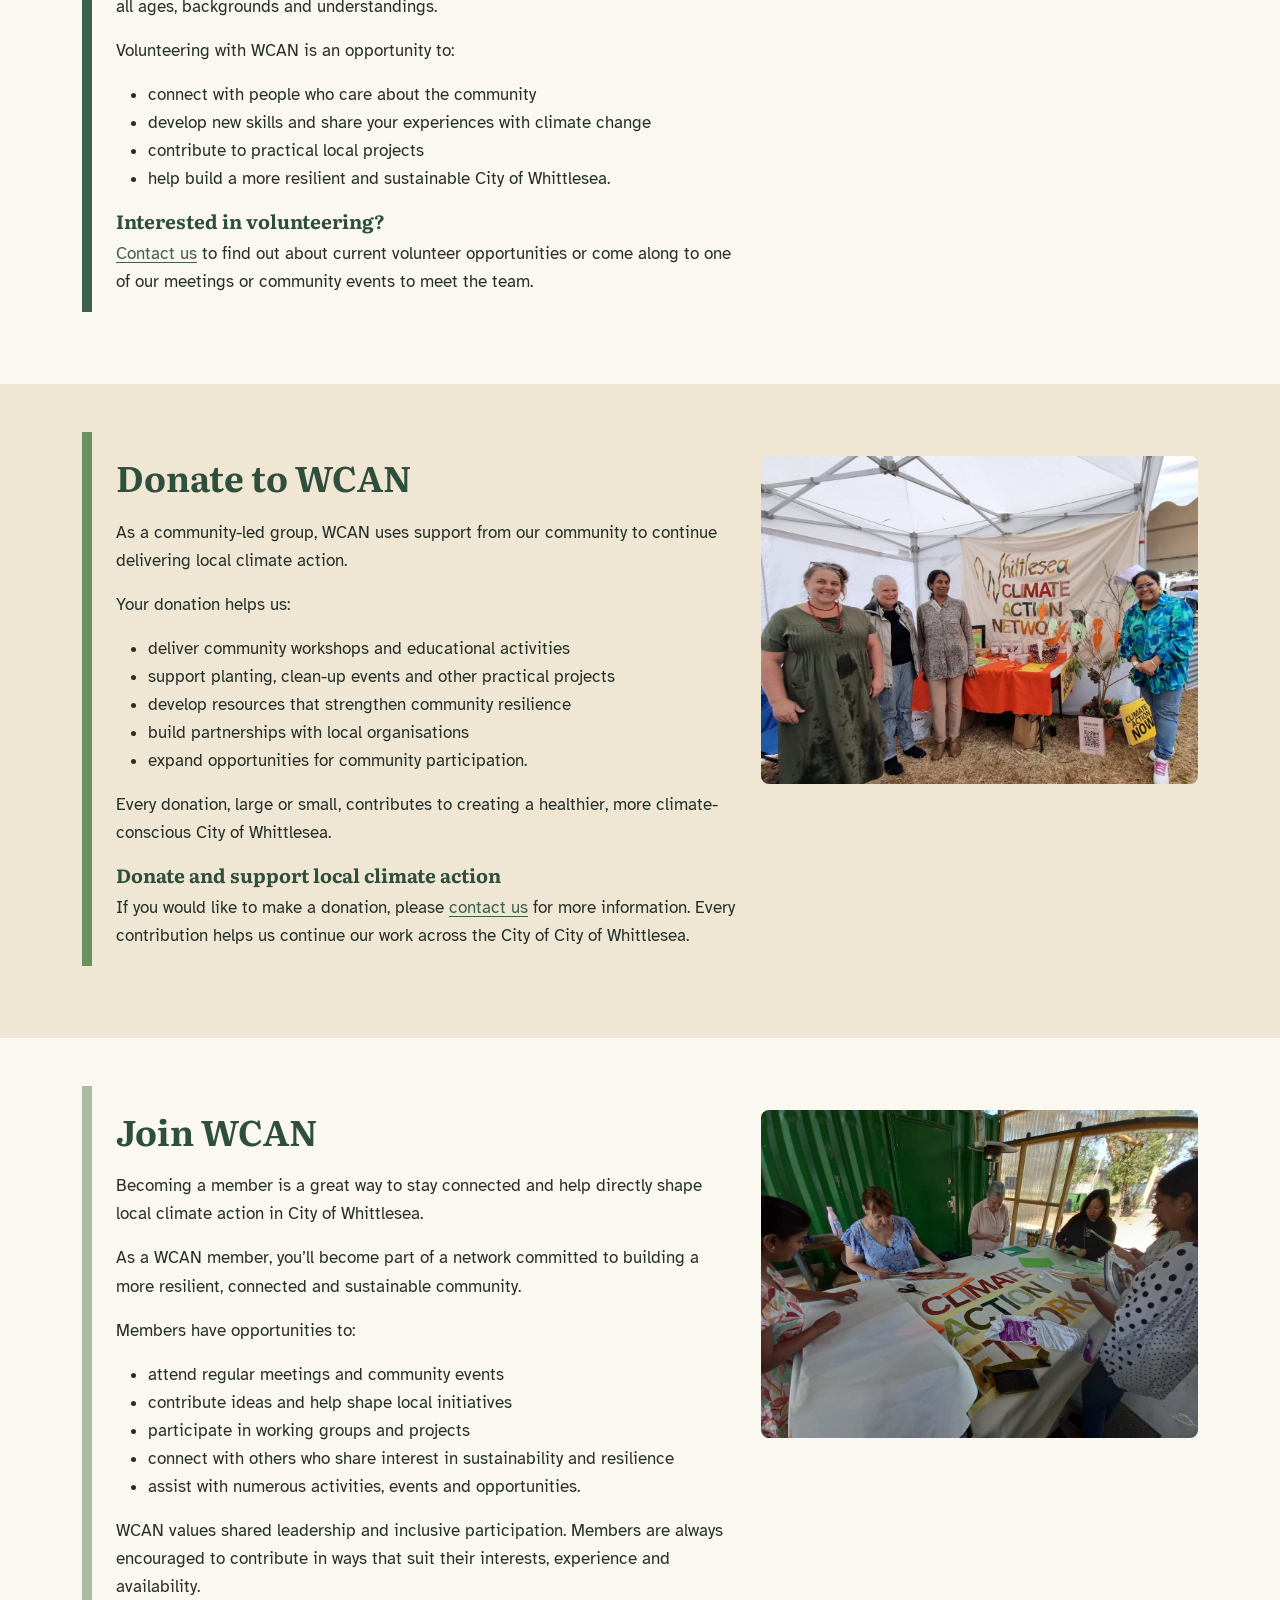
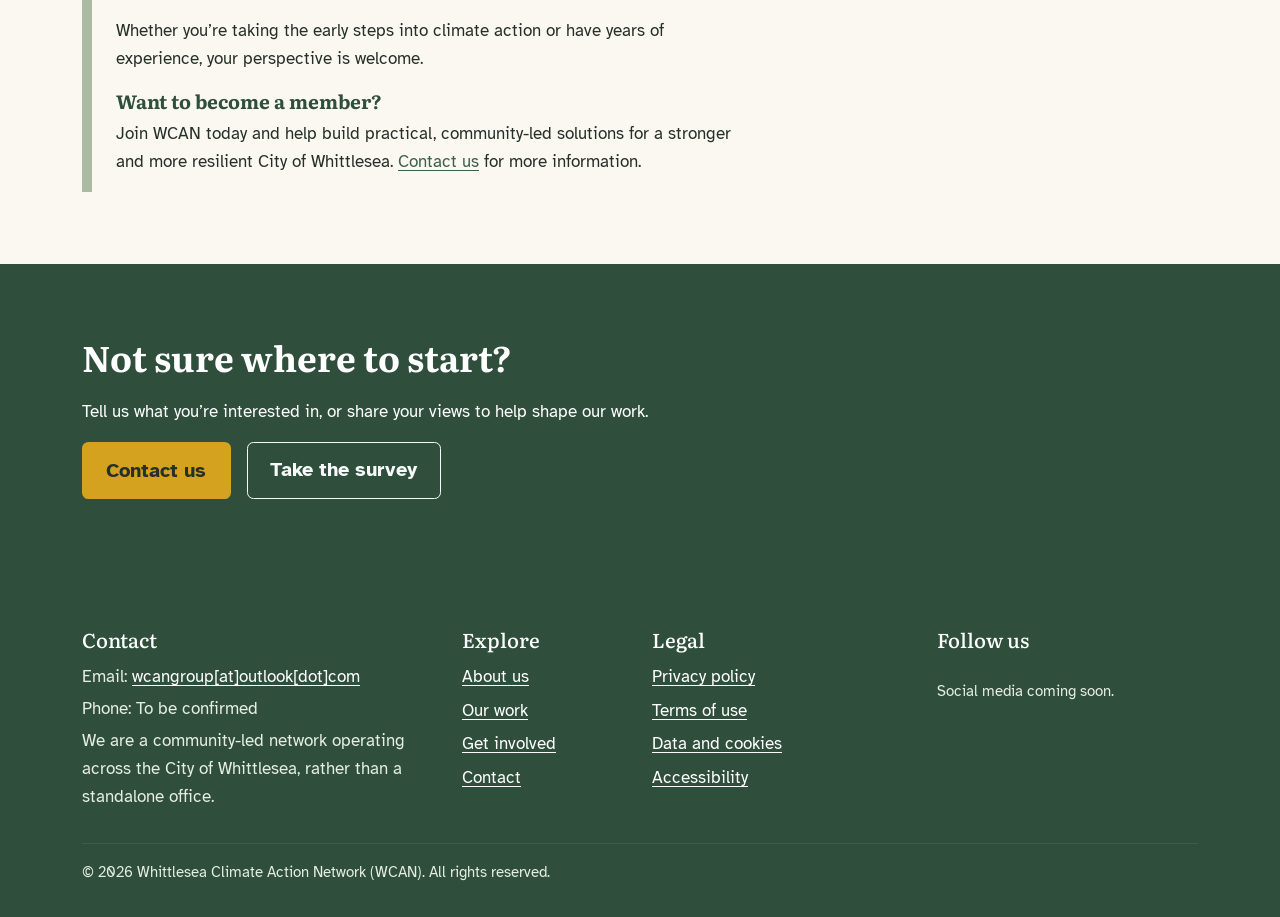
<file: get-involved.html>
<!DOCTYPE html>
<html lang="en-AU">
<head>
<meta charset="utf-8">
<meta name="viewport" content="width=device-width, initial-scale=1">
<title>Get involved | WCAN</title>
<meta name="description" content="Ways to volunteer, stay in touch and partner with our community climate network in Victoria.">
<meta property="og:title" content="Get involved | WCAN">
<meta property="og:description" content="Ways to take part.">
<meta property="og:type" content="website">
<link rel="preconnect" href="https://fonts.googleapis.com">
<link rel="preconnect" href="https://fonts.gstatic.com" crossorigin>
<link href="https://fonts.googleapis.com/css2?family=Atkinson+Hyperlegible:wght@400;700&family=Literata:opsz,wght@7..72,500;7..72,700&display=swap" rel="stylesheet">
<link href="https://cdn.jsdelivr.net/npm/bootstrap@5.3.3/dist/css/bootstrap.min.css" rel="stylesheet">
<link href="assets/css/style.css" rel="stylesheet">
</head>
<body>
<a class="skip-link" href="#main">Skip to main content</a>

<header class="site-header">
  <nav class="navbar navbar-expand-lg" aria-label="Main navigation">
    <div class="container">
      <a class="navbar-brand" href="index.html"><!-- Replace with logo --><span class="brand-mark" aria-hidden="true"></span>WCAN</a>
      <button class="navbar-toggler" type="button" data-bs-toggle="collapse" data-bs-target="#nav" aria-controls="nav" aria-expanded="false" aria-label="Toggle menu"><span class="navbar-toggler-icon"></span></button>
      <div class="collapse navbar-collapse" id="nav">
        <ul class="navbar-nav ms-auto align-items-lg-center gap-lg-1">
          <li class="nav-item"><a class="nav-link" href="index.html">Home</a></li>
          <li class="nav-item"><a class="nav-link" href="about.html">About us</a></li>
          <li class="nav-item"><a class="nav-link" href="our-work.html">Our work</a></li>
          <li class="nav-item"><a class="nav-link active" aria-current="page" href="get-involved.html">Get involved</a></li>
          <li class="nav-item"><a class="nav-link" href="contact.html">Contact</a></li>
        </ul>
      </div>
    </div>
  </nav>
</header>

<main id="main">

<section class="page-header">
  <div class="container">
    <h1>Get involved</h1>
    <p class="lead">There are many ways to support WCAN.</p>
  </div>
</section>

<section class="section" id="intro">
  <div class="container prose">
    <h2>Get involved</h2>
    <p>There are many ways to support the WCAN. Whether you have time to volunteer, would like to become a member or are able to make a financial contribution, every form of support helps strengthen our work and impact.</p>
    <p>You don’t need to be a climate expert to get involved, just have an interest in making a positive difference and meeting like-minded individuals in your community.</p>
    <p>Whether you can contribute regularly or just from time to time, your involvement will help create a more connected and climate resilient City of Whittlesea.</p>
  </div>
</section>

<section class="section section-sand" id="ways">
  <div class="container">
    <h2>Choose how you’d like to get involved</h2>
    <div class="row g-4">
      <div class="col-md-4"><h3><a href="#volunteer">Volunteer</a></h3><p>Share your time, skills and enthusiasm by helping with events, projects, community engagement or behind-the-scenes support.</p></div>
      <div class="col-md-4"><h3><a href="#donate">Donate</a></h3><p>Help us deliver community outreach, educational activities and local climate initiatives through a financial contribution.</p></div>
      <div class="col-md-4"><h3><a href="#join">Join</a></h3><p>Become a member and be part of a welcoming network of local people working together for positive climate action.</p></div>
    </div>
  </div>
</section>

<section class="section" id="volunteer">
  <div class="container">
    <div class="area-block a1 has-img">
      <div class="row g-4 align-items-start"><div class="col-md-7">
      <h2>Volunteer with WCAN</h2>
      <p>If you have a few hours each month or want to assist with a specific project or event, your time and skills can make a real difference.</p>
      <p>There are many ways to volunteer with WCAN, including:</p>
      <ul><li>assisting at community events and workshops</li><li>participating in clean-up days and tree planting activities</li><li>supporting community education and awareness programs</li><li>helping with communications, social media or administration</li><li>supporting partnerships with local organisations and community group</li><li>contributing professional skills such as project management, sustainability education, communications, design or technology.</li></ul>
      <p>You don’t need previous experience in climate action, and we welcome people of all ages, backgrounds and understandings.</p>
      <p>Volunteering with WCAN is an opportunity to:</p>
      <ul><li>connect with people who care about the community</li><li>develop new skills and share your experiences with climate change</li><li>contribute to practical local projects</li><li>help build a more resilient and sustainable City of Whittlesea.</li></ul>
      <h3>Interested in volunteering?</h3>
      <p><a href="contact.html">Contact us</a> to find out about current volunteer opportunities or come along to one of our meetings or community events to meet the team.</p>
      </div><div class="col-md-5"><figure class="photo ratio-4x3"><img src="assets/img/LANDSCAPE/LANDSCAPE_1600x900_005.jpeg" width="1600" height="1200" alt="Placeholder photo: Get involved volunteer. Replace with a description of the real photo." data-slot="involved-volunteer" loading="lazy"></figure></div></div>
    </div>
  </div>
</section>

<section class="section section-sand" id="donate">
  <div class="container">
    <div class="area-block a2 has-img">
      <div class="row g-4 align-items-start"><div class="col-md-7">
      <h2>Donate to WCAN</h2>
      <p>As a community-led group, WCAN uses support from our community to continue delivering local climate action.</p>
      <p>Your donation helps us:</p>
      <ul><li>deliver community workshops and educational activities</li><li>support planting, clean-up events and other practical projects</li><li>develop resources that strengthen community resilience</li><li>build partnerships with local organisations</li><li>expand opportunities for community participation.</li></ul>
      <p>Every donation, large or small, contributes to creating a healthier, more climate-conscious City of Whittlesea.</p>
      <h3>Donate and support local climate action</h3>
      <p>If you would like to make a donation, please <a href="contact.html">contact us</a> for more information. Every contribution helps us continue our work across the City of City of Whittlesea.</p>
      </div><div class="col-md-5"><figure class="photo ratio-4x3"><img src="assets/img/LANDSCAPE/LANDSCAPE_1600x900_006(1).jpeg" width="1600" height="1200" alt="Placeholder photo: Get involved donate. Replace with a description of the real photo." data-slot="involved-donate" loading="lazy"></figure></div></div>
    </div>
  </div>
</section>

<section class="section" id="join">
  <div class="container">
    <div class="area-block a3 has-img">
      <div class="row g-4 align-items-start"><div class="col-md-7">
      <h2>Join WCAN</h2>
      <p>Becoming a member is a great way to stay connected and help directly shape local climate action in City of Whittlesea.</p>
      <p>As a WCAN member, you’ll become part of a network committed to building a more resilient, connected and sustainable community.</p>
      <p>Members have opportunities to:</p>
      <ul><li>attend regular meetings and community events</li><li>contribute ideas and help shape local initiatives</li><li>participate in working groups and projects</li><li>connect with others who share interest in sustainability and resilience</li><li>assist with numerous activities, events and opportunities.</li></ul>
      <p>WCAN values shared leadership and inclusive participation. Members are always encouraged to contribute in ways that suit their interests, experience and availability.</p>
      <p>Whether you’re taking the early steps into climate action or have years of experience, your perspective is welcome.</p>
      <h3>Want to become a member?</h3>
      <p>Join WCAN today and help build practical, community-led solutions for a stronger and more resilient City of Whittlesea. <a href="contact.html">Contact us</a> for more information.</p>
      </div><div class="col-md-5"><figure class="photo ratio-4x3"><img src="assets/img/LANDSCAPE/LANDSCAPE_1600x900_004.jpeg" width="1600" height="1200" alt="Placeholder photo: Get involved join. Replace with a description of the real photo." data-slot="involved-join" loading="lazy"></figure></div></div>
    </div>
  </div>
</section>

<section class="section section-green" id="more">
  <div class="container">
    <h2>Not sure where to start?</h2>
    <p>Tell us what you’re interested in, or share your views to help shape our work.</p>
    <div class="d-flex flex-wrap gap-3">
      <a href="contact.html" class="btn btn-wattle btn-lg">Contact us</a>
      <a href="index.html#survey" class="btn btn-outline-light btn-lg">Take the survey</a>
    </div>
  </div>
</section>

</main>

<footer class="site-footer">
  <div class="container">
    <div class="row g-4">
      <div class="col-md-4">
        <h2 class="h5">Contact</h2>
        <p class="mb-1">Email: <a href="mailto:wcangroup@outlook.com">wcangroup[at]outlook[dot]com</a></p>
        <p class="mb-1">Phone: To be confirmed</p>
        <p>We are a community-led network operating across the City of Whittlesea, rather than a standalone office.</p>
      </div>
      <div class="col-6 col-md-2">
        <h2 class="h5">Explore</h2>
        <ul class="list-unstyled">
          <li><a href="about.html">About us</a></li><li><a href="our-work.html">Our work</a></li><li><a href="get-involved.html">Get involved</a></li><li><a href="contact.html">Contact</a></li>
        </ul>
      </div>
      <div class="col-6 col-md-3">
        <h2 class="h5">Legal</h2>
        <ul class="list-unstyled">
          <li><a href="privacy.html">Privacy policy</a></li><li><a href="terms.html">Terms of use</a></li><li><a href="data-cookies.html">Data and cookies</a></li><li><a href="accessibility.html">Accessibility</a></li>
        </ul>
      </div>
      <div class="col-md-3">
        <h2 class="h5">Follow us</h2>
        <!-- Social links: add icons here when profiles exist, e.g. <a href="#" aria-label="Facebook">...</a> -->
        <ul class="social list-unstyled d-flex gap-2" id="social"></ul>
        <p class="small">Social media coming soon.</p>
      </div>
    </div>
    <hr>
    <!-- <p class="ack">We acknowledge the Traditional Owners of the land on which we live and work, and pay our respects to Elders past and present.</p> -->
    <p class="small mb-0">&copy; <span id="year">2026</span> Whittlesea Climate Action Network (WCAN). All rights reserved.</p>
  </div>
</footer>

<script src="https://cdn.jsdelivr.net/npm/bootstrap@5.3.3/dist/js/bootstrap.bundle.min.js"></script>
<script src="assets/js/main.js"></script>
</body>
</html>
</file>
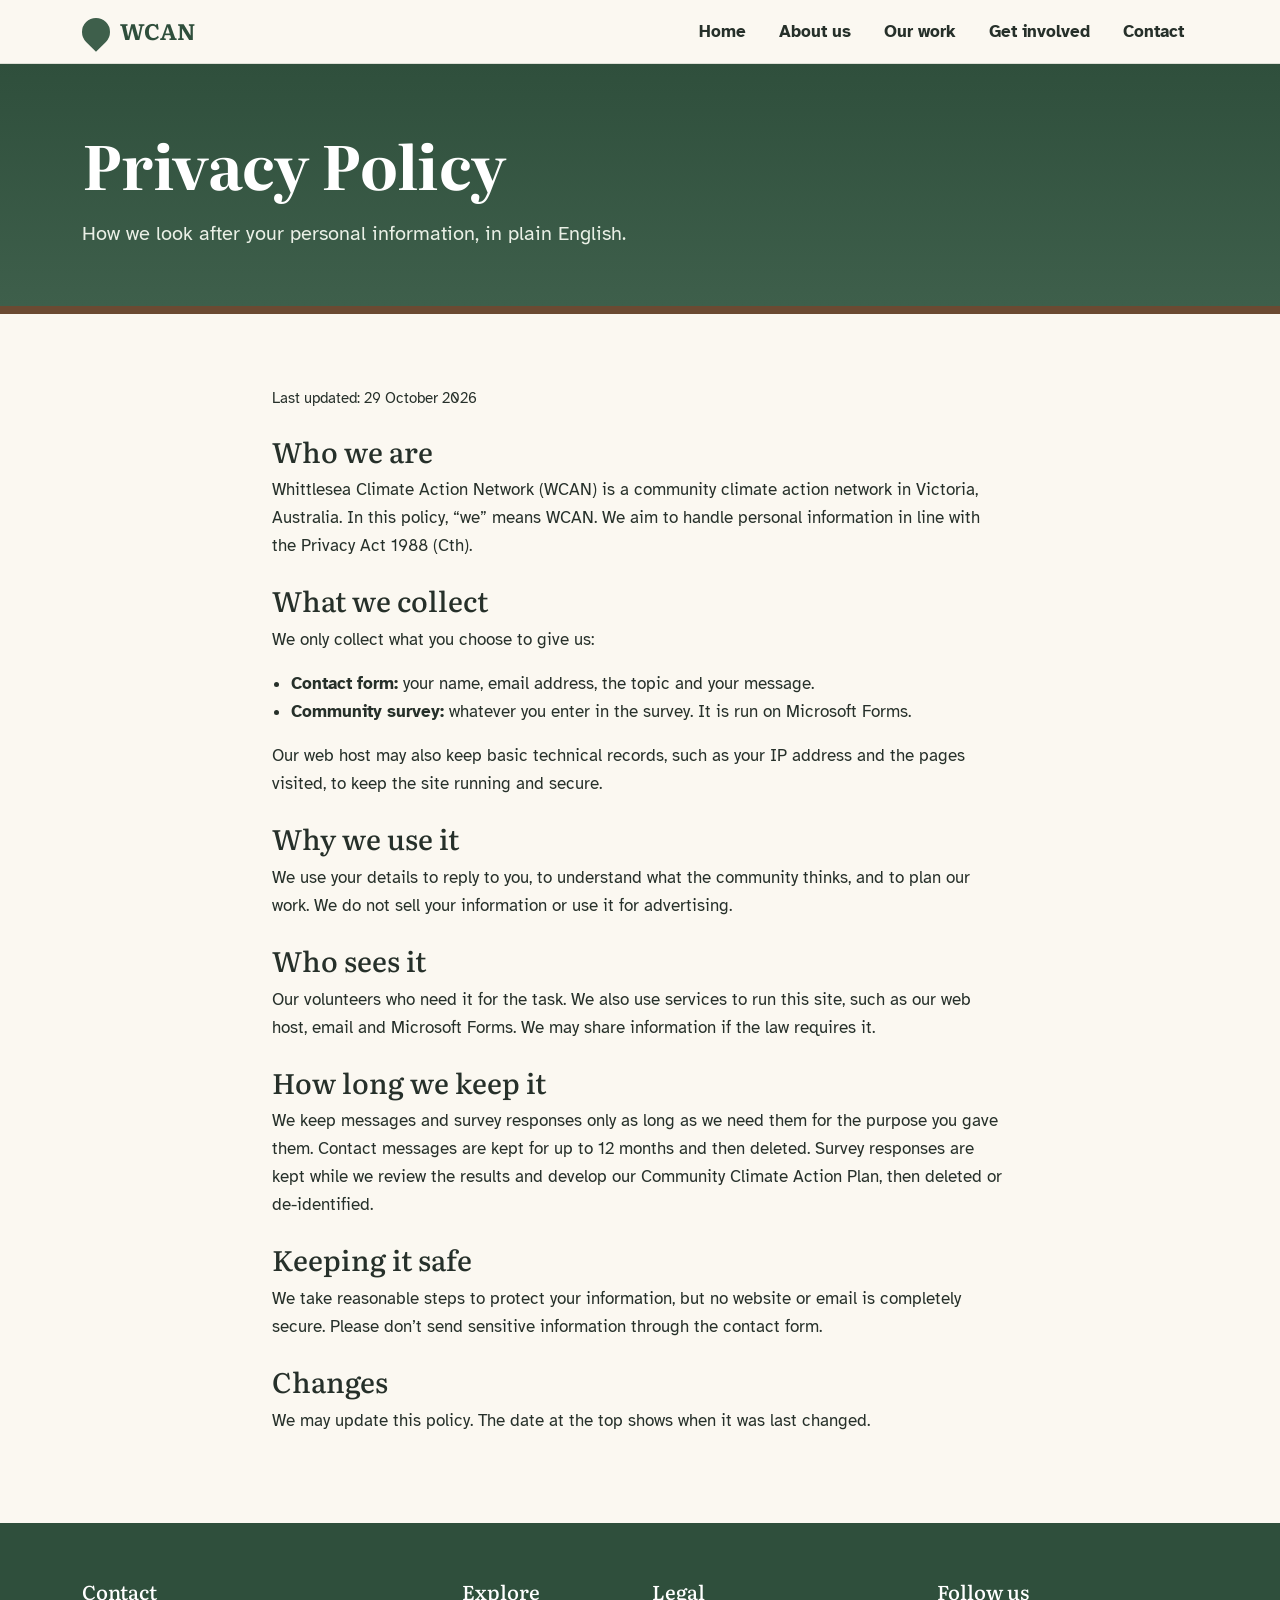
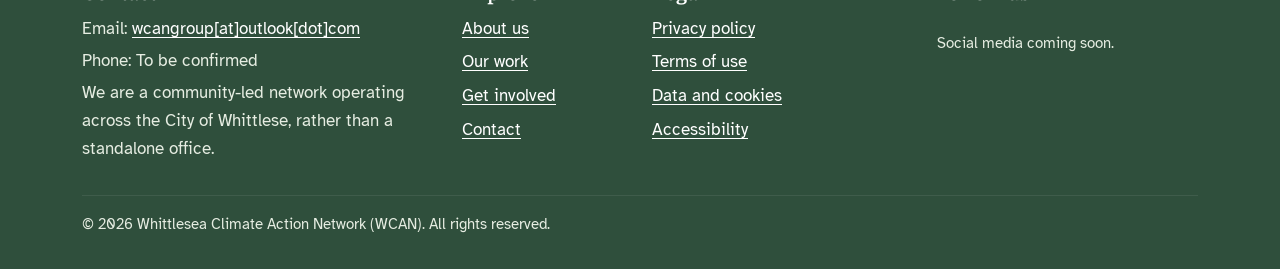
<file: privacy.html>
<!DOCTYPE html>
<html lang="en-AU">
<head>
<meta charset="utf-8">
<meta name="viewport" content="width=device-width, initial-scale=1">
<title>Privacy Policy | WCAN</title>
<meta name="description" content="How WCAN collects, uses and protects personal information.">
<meta property="og:title" content="Privacy Policy | WCAN">
<meta property="og:description" content="How WCAN collects, uses and protects personal information.">
<meta property="og:type" content="website">
<link rel="preconnect" href="https://fonts.googleapis.com">
<link rel="preconnect" href="https://fonts.gstatic.com" crossorigin>
<link href="https://fonts.googleapis.com/css2?family=Atkinson+Hyperlegible:wght@400;700&family=Literata:opsz,wght@7..72,500;7..72,700&display=swap" rel="stylesheet">
<link href="https://cdn.jsdelivr.net/npm/bootstrap@5.3.3/dist/css/bootstrap.min.css" rel="stylesheet">
<link href="assets/css/style.css" rel="stylesheet">
</head>
<body>
<a class="skip-link" href="#main">Skip to main content</a>

<header class="site-header">
  <nav class="navbar navbar-expand-lg" aria-label="Main navigation">
    <div class="container">
      <a class="navbar-brand" href="index.html"><!-- Replace with logo --><span class="brand-mark" aria-hidden="true"></span>WCAN</a>
      <button class="navbar-toggler" type="button" data-bs-toggle="collapse" data-bs-target="#nav" aria-controls="nav" aria-expanded="false" aria-label="Toggle menu"><span class="navbar-toggler-icon"></span></button>
      <div class="collapse navbar-collapse" id="nav">
        <ul class="navbar-nav ms-auto align-items-lg-center gap-lg-1">
          <li class="nav-item"><a class="nav-link" href="index.html">Home</a></li>
          <li class="nav-item"><a class="nav-link" href="about.html">About us</a></li>
          <li class="nav-item"><a class="nav-link" href="our-work.html">Our work</a></li>
          <li class="nav-item"><a class="nav-link" href="get-involved.html">Get involved</a></li>
          <li class="nav-item"><a class="nav-link" href="contact.html">Contact</a></li>
        </ul>
      </div>
    </div>
  </nav>
</header>

<main id="main">

<section class="page-header">
  <div class="container">
    <h1>Privacy Policy</h1>
    <p class="lead">How we look after your personal information, in plain English.</p>
  </div>
</section>
<section class="section"><div class="container prose">
<p class="small">Last updated: 29 October 2026</p>
  <h2 class="h3 mt-4">Who we are</h2>
  <p>Whittlesea Climate Action Network (WCAN) is a community climate action network in Victoria, Australia. In this policy, “we” means WCAN. We aim to handle personal information in line with the Privacy Act 1988 (Cth).</p>
  <h2 class="h3 mt-4">What we collect</h2>
  <p>We only collect what you choose to give us:</p><ul><li><strong>Contact form:</strong> your name, email address, the topic and your message.</li><li><strong>Community survey:</strong> whatever you enter in the survey. It is run on Microsoft Forms.</li></ul><p>Our web host may also keep basic technical records, such as your IP address and the pages visited, to keep the site running and secure.</p>
  <h2 class="h3 mt-4">Why we use it</h2>
  <p>We use your details to reply to you, to understand what the community thinks, and to plan our work. We do not sell your information or use it for advertising.</p>
  <h2 class="h3 mt-4">Who sees it</h2>
  <p>Our volunteers who need it for the task. We also use services to run this site, such as our web host, email and Microsoft Forms. We may share information if the law requires it.</p>
  <h2 class="h3 mt-4">How long we keep it</h2>
  <p>We keep messages and survey responses only as long as we need them for the purpose you gave them. Contact messages are kept for up to 12 months and then deleted. Survey responses are kept while we review the results and develop our Community Climate Action Plan, then deleted or de-identified.</p>
  <h2 class="h3 mt-4">Keeping it safe</h2>
  <p>We take reasonable steps to protect your information, but no website or email is completely secure. Please don’t send sensitive information through the contact form.</p>
  <!-- <h2 class="h3 mt-4">Your choices</h2>
  <p>You can ask to see the information we hold about you, correct it, or have it deleted. Email us at <a href="mailto:wcangroup@outlook.com">wcangroup[at]outlook[dot]com</a>.</p>
  <h2 class="h3 mt-4">Questions or complaints</h2>
  <p>Contact us first and we will try to put things right. If you are not happy, you can contact the <a href="https://www.oaic.gov.au" target="_blank" rel="noopener noreferrer">Office of the Australian Information Commissioner<span class="visually-hidden"> (opens in a new tab)</span></a>.</p> -->
  <h2 class="h3 mt-4">Changes</h2>
  <p>We may update this policy. The date at the top shows when it was last changed.</p>
</div></section>

</main>

<footer class="site-footer">
  <div class="container">
    <div class="row g-4">
      <div class="col-md-4">
        <h2 class="h5">Contact</h2>
        <p class="mb-1">Email: <a href="mailto:wcangroup@outlook.com">wcangroup[at]outlook[dot]com</a></p>
        <p class="mb-1">Phone: To be confirmed</p>
        <p>We are a community-led network operating across the City of Whittlese, rather than a standalone office.</p>
      </div>
      <div class="col-6 col-md-2">
        <h2 class="h5">Explore</h2>
        <ul class="list-unstyled">
          <li><a href="about.html">About us</a></li><li><a href="our-work.html">Our work</a></li><li><a href="get-involved.html">Get involved</a></li><li><a href="contact.html">Contact</a></li>
        </ul>
      </div>
      <div class="col-6 col-md-3">
        <h2 class="h5">Legal</h2>
        <ul class="list-unstyled">
          <li><a href="privacy.html">Privacy policy</a></li><li><a href="terms.html">Terms of use</a></li><li><a href="data-cookies.html">Data and cookies</a></li><li><a href="accessibility.html">Accessibility</a></li>
        </ul>
      </div>
      <div class="col-md-3">
        <h2 class="h5">Follow us</h2>
        <!-- Social links: add icons here when profiles exist, e.g. <a href="#" aria-label="Facebook">...</a> -->
        <ul class="social list-unstyled d-flex gap-2" id="social"></ul>
        <p class="small">Social media coming soon.</p>
      </div>
    </div>
    <hr>
    <!-- <p class="ack">We acknowledge the Traditional Owners of the land on which we live and work, and pay our respects to Elders past and present.</p> -->
    <p class="small mb-0">&copy; <span id="year">2026</span> Whittlesea Climate Action Network (WCAN). All rights reserved.</p>
  </div>
</footer>

<script src="https://cdn.jsdelivr.net/npm/bootstrap@5.3.3/dist/js/bootstrap.bundle.min.js"></script>
<script src="assets/js/main.js"></script>
</body>
</html>
</file>
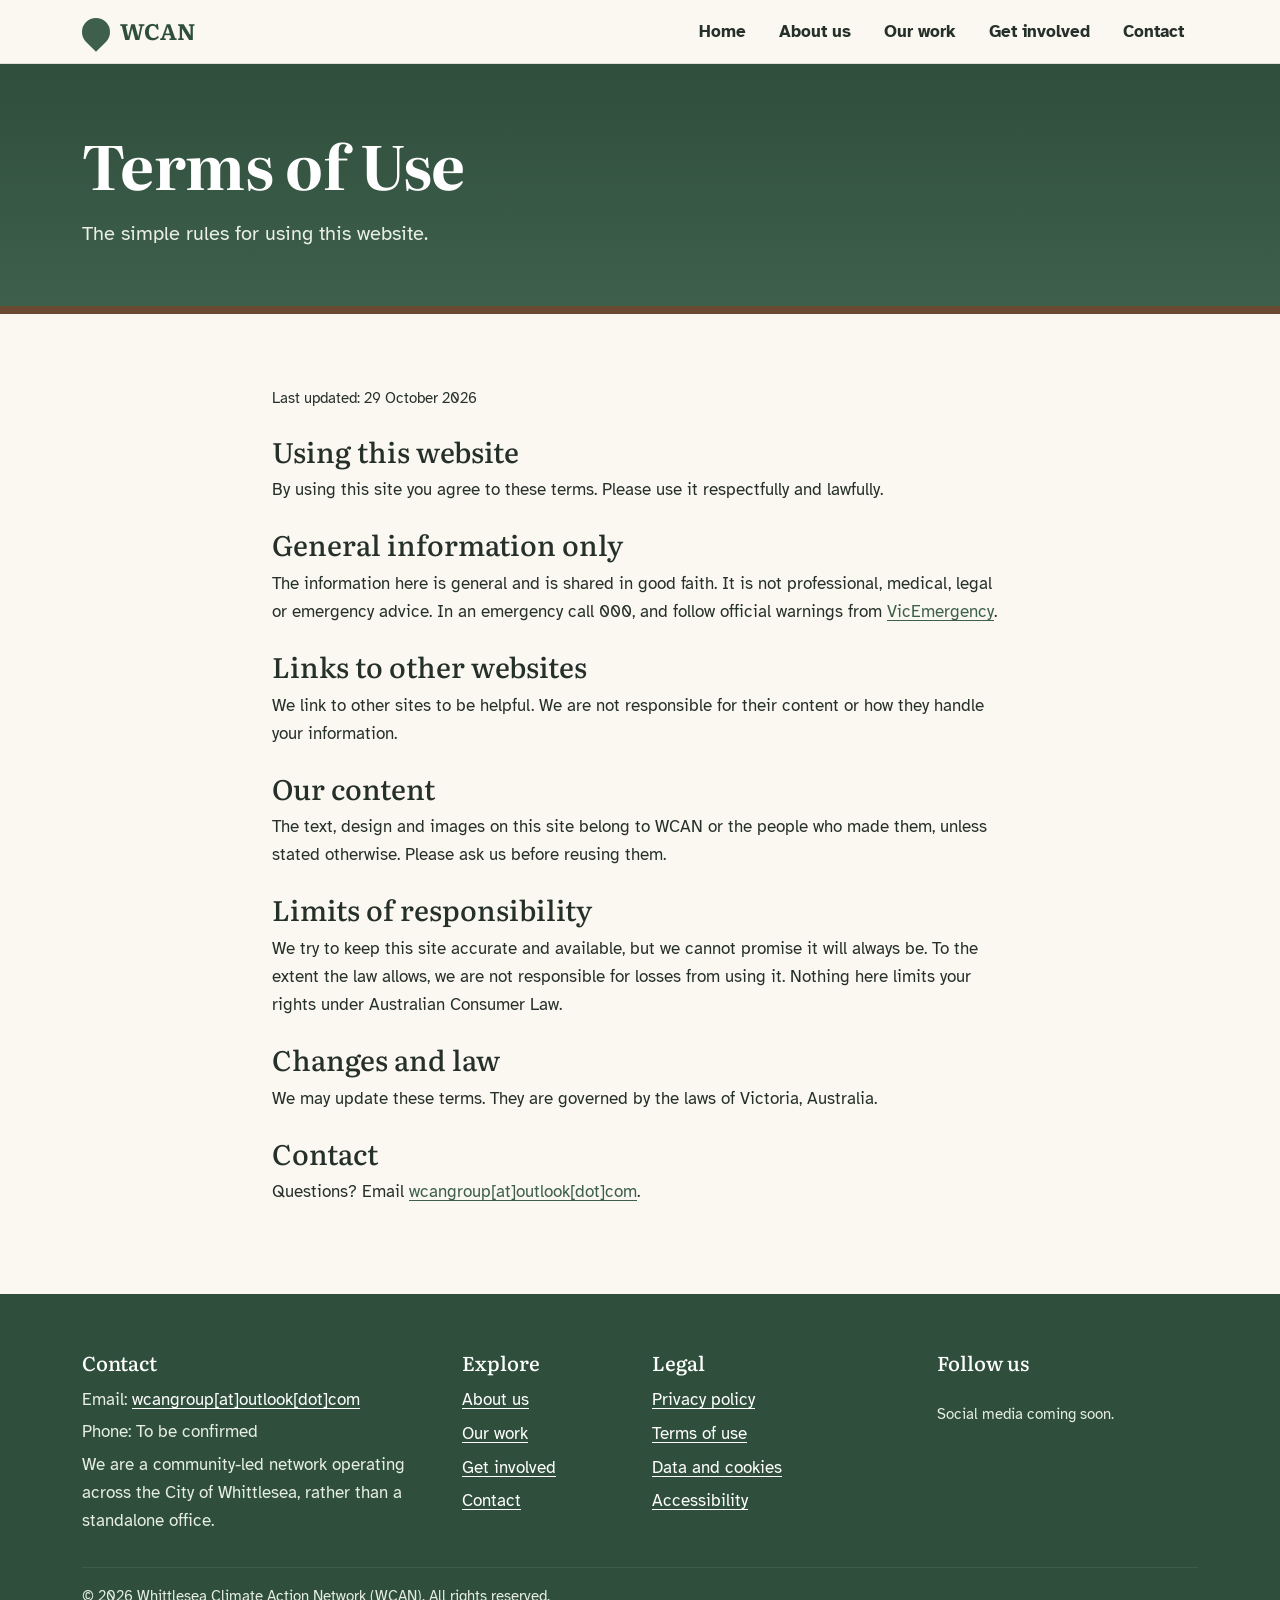
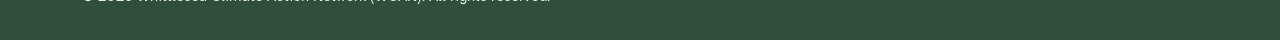
<file: terms.html>
<!DOCTYPE html>
<html lang="en-AU">
<head>
<meta charset="utf-8">
<meta name="viewport" content="width=device-width, initial-scale=1">
<title>Terms of Use | WCAN</title>
<meta name="description" content="Terms of use for the WCAN website.">
<meta property="og:title" content="Terms of Use | WCAN">
<meta property="og:description" content="Terms of use for the WCAN website.">
<meta property="og:type" content="website">
<link rel="preconnect" href="https://fonts.googleapis.com">
<link rel="preconnect" href="https://fonts.gstatic.com" crossorigin>
<link href="https://fonts.googleapis.com/css2?family=Atkinson+Hyperlegible:wght@400;700&family=Literata:opsz,wght@7..72,500;7..72,700&display=swap" rel="stylesheet">
<link href="https://cdn.jsdelivr.net/npm/bootstrap@5.3.3/dist/css/bootstrap.min.css" rel="stylesheet">
<link href="assets/css/style.css" rel="stylesheet">
</head>
<body>
<a class="skip-link" href="#main">Skip to main content</a>

<header class="site-header">
  <nav class="navbar navbar-expand-lg" aria-label="Main navigation">
    <div class="container">
      <a class="navbar-brand" href="index.html"><!-- Replace with logo --><span class="brand-mark" aria-hidden="true"></span>WCAN</a>
      <button class="navbar-toggler" type="button" data-bs-toggle="collapse" data-bs-target="#nav" aria-controls="nav" aria-expanded="false" aria-label="Toggle menu"><span class="navbar-toggler-icon"></span></button>
      <div class="collapse navbar-collapse" id="nav">
        <ul class="navbar-nav ms-auto align-items-lg-center gap-lg-1">
          <li class="nav-item"><a class="nav-link" href="index.html">Home</a></li>
          <li class="nav-item"><a class="nav-link" href="about.html">About us</a></li>
          <li class="nav-item"><a class="nav-link" href="our-work.html">Our work</a></li>
          <li class="nav-item"><a class="nav-link" href="get-involved.html">Get involved</a></li>
          <li class="nav-item"><a class="nav-link" href="contact.html">Contact</a></li>
        </ul>
      </div>
    </div>
  </nav>
</header>

<main id="main">

<section class="page-header">
  <div class="container">
    <h1>Terms of Use</h1>
    <p class="lead">The simple rules for using this website.</p>
  </div>
</section>
<section class="section"><div class="container prose">
<p class="small">Last updated: 29 October 2026</p>
  <h2 class="h3 mt-4">Using this website</h2>
  <p>By using this site you agree to these terms. Please use it respectfully and lawfully.</p>
  <h2 class="h3 mt-4">General information only</h2>
  <p>The information here is general and is shared in good faith. It is not professional, medical, legal or emergency advice. In an emergency call 000, and follow official warnings from <a href="https://www.emergency.vic.gov.au" target="_blank" rel="noopener noreferrer">VicEmergency<span class="visually-hidden"> (opens in a new tab)</span></a>.</p>
  <h2 class="h3 mt-4">Links to other websites</h2>
  <p>We link to other sites to be helpful. We are not responsible for their content or how they handle your information.</p>
  <h2 class="h3 mt-4">Our content</h2>
  <p>The text, design and images on this site belong to WCAN or the people who made them, unless stated otherwise. Please ask us before reusing them.</p>
  <h2 class="h3 mt-4">Limits of responsibility</h2>
  <p>We try to keep this site accurate and available, but we cannot promise it will always be. To the extent the law allows, we are not responsible for losses from using it. Nothing here limits your rights under Australian Consumer Law.</p>
  <h2 class="h3 mt-4">Changes and law</h2>
  <p>We may update these terms. They are governed by the laws of Victoria, Australia.</p>
  <h2 class="h3 mt-4">Contact</h2>
  <p>Questions? Email <a href="mailto:wcangroup@outlook.com">wcangroup[at]outlook[dot]com</a>.</p>
</div></section>

</main>

<footer class="site-footer">
  <div class="container">
    <div class="row g-4">
      <div class="col-md-4">
        <h2 class="h5">Contact</h2>
        <p class="mb-1">Email: <a href="mailto:wcangroup@outlook.com">wcangroup[at]outlook[dot]com</a></p>
        <p class="mb-1">Phone: To be confirmed</p>
        <p>We are a community-led network operating across the City of Whittlesea, rather than a standalone office.</p>
      </div>
      <div class="col-6 col-md-2">
        <h2 class="h5">Explore</h2>
        <ul class="list-unstyled">
          <li><a href="about.html">About us</a></li><li><a href="our-work.html">Our work</a></li><li><a href="get-involved.html">Get involved</a></li><li><a href="contact.html">Contact</a></li>
        </ul>
      </div>
      <div class="col-6 col-md-3">
        <h2 class="h5">Legal</h2>
        <ul class="list-unstyled">
          <li><a href="privacy.html">Privacy policy</a></li><li><a href="terms.html">Terms of use</a></li><li><a href="data-cookies.html">Data and cookies</a></li><li><a href="accessibility.html">Accessibility</a></li>
        </ul>
      </div>
      <div class="col-md-3">
        <h2 class="h5">Follow us</h2>
        <!-- Social links: add icons here when profiles exist, e.g. <a href="#" aria-label="Facebook">...</a> -->
        <ul class="social list-unstyled d-flex gap-2" id="social"></ul>
        <p class="small">Social media coming soon.</p>
      </div>
    </div>
    <hr>
    <!-- <p class="ack">We acknowledge the Traditional Owners of the land on which we live and work, and pay our respects to Elders past and present.</p> -->
    <p class="small mb-0">&copy; <span id="year">2026</span> Whittlesea Climate Action Network (WCAN). All rights reserved.</p>
  </div>
</footer>

<script src="https://cdn.jsdelivr.net/npm/bootstrap@5.3.3/dist/js/bootstrap.bundle.min.js"></script>
<script src="assets/js/main.js"></script>
</body>
</html>
</file>
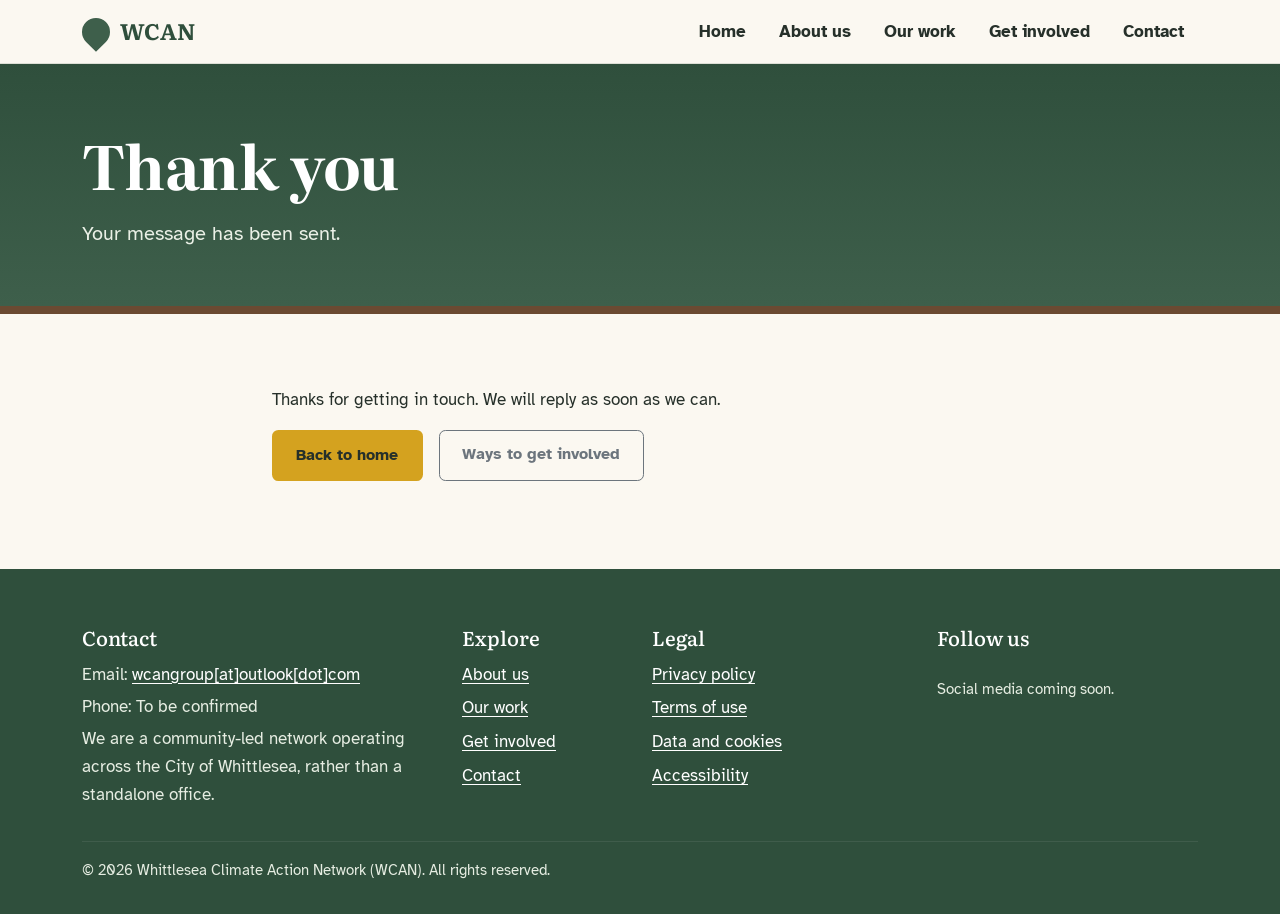
<file: thank-you.html>
<!DOCTYPE html>
<html lang="en-AU">
<head>
<meta charset="utf-8">
<meta name="robots" content="noindex">
<meta name="viewport" content="width=device-width, initial-scale=1">
<title>Thank you | WCAN</title>
<meta name="description" content="Your message has been sent.">
<meta property="og:title" content="Thank you | WCAN">
<meta property="og:description" content="Your message has been sent.">
<meta property="og:type" content="website">
<link rel="preconnect" href="https://fonts.googleapis.com">
<link rel="preconnect" href="https://fonts.gstatic.com" crossorigin>
<link href="https://fonts.googleapis.com/css2?family=Atkinson+Hyperlegible:wght@400;700&family=Literata:opsz,wght@7..72,500;7..72,700&display=swap" rel="stylesheet">
<link href="https://cdn.jsdelivr.net/npm/bootstrap@5.3.3/dist/css/bootstrap.min.css" rel="stylesheet">
<link href="assets/css/style.css" rel="stylesheet">
</head>
<body>
<a class="skip-link" href="#main">Skip to main content</a>

<header class="site-header">
  <nav class="navbar navbar-expand-lg" aria-label="Main navigation">
    <div class="container">
      <a class="navbar-brand" href="index.html"><!-- Replace with logo --><span class="brand-mark" aria-hidden="true"></span>WCAN</a>
      <button class="navbar-toggler" type="button" data-bs-toggle="collapse" data-bs-target="#nav" aria-controls="nav" aria-expanded="false" aria-label="Toggle menu"><span class="navbar-toggler-icon"></span></button>
      <div class="collapse navbar-collapse" id="nav">
        <ul class="navbar-nav ms-auto align-items-lg-center gap-lg-1">
          <li class="nav-item"><a class="nav-link" href="index.html">Home</a></li>
          <li class="nav-item"><a class="nav-link" href="about.html">About us</a></li>
          <li class="nav-item"><a class="nav-link" href="our-work.html">Our work</a></li>
          <li class="nav-item"><a class="nav-link" href="get-involved.html">Get involved</a></li>
          <li class="nav-item"><a class="nav-link" href="contact.html">Contact</a></li>
        </ul>
      </div>
    </div>
  </nav>
</header>

<main id="main">

<section class="page-header">
  <div class="container">
    <h1>Thank you</h1>
    <p class="lead">Your message has been sent.</p>
  </div>
</section>

<section class="section"><div class="container prose">
  <p>Thanks for getting in touch. We will reply as soon as we can.</p>
  <p class="d-flex flex-wrap gap-3"><a href="index.html" class="btn btn-wattle">Back to home</a><a href="get-involved.html" class="btn btn-outline-secondary">Ways to get involved</a></p>
</div></section>

</main>

<footer class="site-footer">
  <div class="container">
    <div class="row g-4">
      <div class="col-md-4">
        <h2 class="h5">Contact</h2>
        <p class="mb-1">Email: <a href="mailto:wcangroup@outlook.com">wcangroup[at]outlook[dot]com</a></p>
        <p class="mb-1">Phone: To be confirmed</p>
        <p>We are a community-led network operating across the City of Whittlesea, rather than a standalone office.</p>
      </div>
      <div class="col-6 col-md-2">
        <h2 class="h5">Explore</h2>
        <ul class="list-unstyled">
          <li><a href="about.html">About us</a></li><li><a href="our-work.html">Our work</a></li><li><a href="get-involved.html">Get involved</a></li><li><a href="contact.html">Contact</a></li>
        </ul>
      </div>
      <div class="col-6 col-md-3">
        <h2 class="h5">Legal</h2>
        <ul class="list-unstyled">
          <li><a href="privacy.html">Privacy policy</a></li><li><a href="terms.html">Terms of use</a></li><li><a href="data-cookies.html">Data and cookies</a></li><li><a href="accessibility.html">Accessibility</a></li>
        </ul>
      </div>
      <div class="col-md-3">
        <h2 class="h5">Follow us</h2>
        <!-- Social links: add icons here when profiles exist, e.g. <a href="#" aria-label="Facebook">...</a> -->
        <ul class="social list-unstyled d-flex gap-2" id="social"></ul>
        <p class="small">Social media coming soon.</p>
      </div>
    </div>
    <hr>
    <!-- <p class="ack">We acknowledge the Traditional Owners of the land on which we live and work, and pay our respects to Elders past and present.</p> -->
    <p class="small mb-0">&copy; <span id="year">2026</span> Whittlesea Climate Action Network (WCAN). All rights reserved.</p>
  </div>
</footer>

<script src="https://cdn.jsdelivr.net/npm/bootstrap@5.3.3/dist/js/bootstrap.bundle.min.js"></script>
<script src="assets/js/main.js"></script>
</body>
</html>
</file>
<file: assets/css/style.css>
:root{
  --euc:#2F4F3C; --euc-2:#3E5F4B; --sage:#A9BBA0; --bark:#6B4A32; --bark-d:#4E3624;
  --sand:#EFE6D3; --paper:#FBF8F1; --ink:#26302A; --wattle:#D4A21F;
}
html{scroll-behavior:smooth;scroll-padding-top:80px}
body{font-family:"Atkinson Hyperlegible",system-ui,-apple-system,"Segoe UI",sans-serif;font-size:1.0625rem;line-height:1.65;color:var(--ink);background:var(--paper)}
h1,h2,h3{font-family:Literata,Georgia,"Times New Roman",serif;line-height:1.2;color:var(--euc)}
h1{font-size:clamp(2.2rem,6vw,3.8rem);font-weight:700;letter-spacing:-.01em}
h2{font-size:clamp(1.6rem,3.5vw,2.2rem);font-weight:700;margin-bottom:1.25rem}
h3{font-size:1.2rem;font-weight:700}
p{max-width:68ch}
a{color:var(--euc-2);text-underline-offset:3px}
a:hover{color:var(--bark)}
:focus-visible{outline:3px solid var(--wattle);outline-offset:3px;border-radius:2px}
.skip-link{position:absolute;left:-999px;top:0;background:var(--wattle);color:var(--ink);padding:.6rem 1rem;z-index:2000}
.skip-link:focus{left:0}

/* Header */
.site-header{background:var(--paper);border-bottom:1px solid rgba(47,79,60,.15);position:sticky;top:0;z-index:1030}
.navbar-brand{font-family:Literata,Georgia,serif;font-weight:700;color:var(--euc);font-size:1.4rem;display:flex;align-items:center;gap:.6rem}
.brand-mark{width:28px;height:28px;border-radius:50% 50% 50% 0;background:var(--euc-2);display:inline-block;transform:rotate(-45deg)}
.nav-link{color:var(--ink);font-weight:700;padding:.6rem .9rem!important}
.nav-link:hover,.nav-link.active{color:var(--euc-2);text-decoration:underline;text-underline-offset:6px}

/* Buttons */
.btn{border-radius:.4rem;font-weight:700;padding:.7rem 1.4rem}
.btn-wattle{background:var(--wattle);color:var(--ink);border:2px solid var(--wattle)}
.btn-wattle:hover{background:#E4B33A;color:var(--ink);border-color:#E4B33A}

/* Hero */
.hero{position:relative;background:linear-gradient(180deg,var(--euc) 0%,var(--euc-2) 100%);color:#fff;padding:5rem 0 0;overflow:hidden}
.hero-inner{padding-bottom:9rem;max-width:960px;margin-left:auto;margin-right:auto}
.hero h1{color:#fff;max-width:16ch}
.hero .lead{font-size:1.3rem;max-width:36ch;margin:1.25rem 0 2rem;color:#EAF0E6}
.ridge{position:absolute;left:0;bottom:-1px;width:100%;height:clamp(110px,16vw,200px);display:block}

/* Sections */
.section{padding:4.5rem 0}
.narrow{max-width:760px}
.section-sand{background:var(--sand)}
.section-green{background:var(--euc);color:#fff}
.section-green h2{color:#fff}
.section-green a:not(.btn){color:#fff}
.section-brown{background:var(--bark-d);color:#fff}
.section-brown h2,.section-brown h3{color:#fff}
.section-brown a{color:#F6D98B}

/* Focus areas: stacked rows, each with its own earth tone */
.areas{margin:0}
.area{display:flex;justify-content:space-between;align-items:center;gap:1.5rem;background:var(--paper);border-left:10px solid var(--c,var(--euc-2));padding:1.25rem 1.5rem;margin-bottom:1rem;border-radius:0 .5rem .5rem 0}
.area h3{margin-bottom:.25rem}
.area p{margin:0}
.area a{white-space:nowrap;font-weight:700}
.a1{--c:#3E5F4B}.a2{--c:#6B8F5E}.a3{--c:#A9BBA0}.a4{--c:#B7792E}.a5{--c:#6B4A32}

/* Callout */
.callout{background:var(--sand);border-left:10px solid #B7792E;padding:2rem;border-radius:0 .5rem .5rem 0}
.callout ul{padding-left:1.2rem;max-width:62ch}

/* Quotes */
.quote{margin:0;height:100%;background:var(--paper);padding:1.5rem;border-radius:.5rem}
.quote blockquote{font-family:Literata,Georgia,serif;font-size:1.1rem;margin:0 0 1rem}
.quote figcaption{font-size:.95rem;color:var(--bark)}

/* Footer */
.site-footer{background:var(--euc);color:#E6EDE2;padding:3.5rem 0 2rem}
.site-footer h2{color:#fff;margin-bottom:.75rem}
.site-footer a{color:#fff}
.site-footer hr{border-color:rgba(255,255,255,.3)}
.site-footer li{margin-bottom:.35rem}
.ack{font-family:Literata,Georgia,serif;max-width:70ch}

@media (max-width:575.98px){
  .area{flex-direction:column;align-items:flex-start;gap:.75rem}
  .section{padding:3.25rem 0}
  .hero{padding-top:3rem}.hero-inner{padding-bottom:7rem}
}
@media (prefers-reduced-motion:reduce){html{scroll-behavior:auto}*{transition:none!important;animation:none!important}}

/* About page */
.page-header{background:linear-gradient(180deg,var(--euc) 0%,var(--euc-2) 100%);color:#fff;padding:4rem 0 3.5rem;border-bottom:8px solid var(--bark)}
.page-header h1{color:#fff;margin-bottom:1rem}
.page-header .lead{font-size:1.25rem;max-width:46ch;color:#EAF0E6;margin:0}
.note{background:rgba(212,162,31,.18);border-left:4px solid var(--wattle);padding:.6rem 1rem;font-size:.95rem}
.values{margin:0}
.value{background:var(--sand);border-left:10px solid var(--c,var(--euc-2));padding:1.1rem 1.5rem;margin-bottom:1rem;border-radius:0 .5rem .5rem 0}
.value dt{font-family:Literata,Georgia,serif;font-size:1.2rem;color:var(--euc);margin-bottom:.2rem}
.value dd{margin:0;max-width:62ch}
.v1{--c:#3E5F4B}.v2{--c:#6B8F5E}.v3{--c:#A9BBA0}.v4{--c:#B7792E}.v5{--c:#6B4A32}

.prose{max-width:760px}
.prose .subhead{font-family:Literata,Georgia,serif;font-size:1.25rem;color:var(--bark);font-weight:500;margin-bottom:1rem}
.prose .intro{font-size:1.15rem;margin-bottom:2rem}
.prose h3{font-size:1.5rem;margin:2.25rem 0 1rem}
.prose p{max-width:none}

/* Our work page */
.area-jump{background:var(--paper);border-bottom:1px solid rgba(47,79,60,.15);padding:1rem 0}
.area-jump a{display:inline-block;padding:.4rem .9rem;border:2px solid var(--euc-2);border-radius:2rem;color:var(--euc);font-weight:700;text-decoration:none}
.area-jump a:hover{background:var(--euc-2);color:#fff}
.area-block{border-left:10px solid var(--c,var(--euc-2));padding-left:1.5rem;max-width:780px}
.area-block .summary{font-size:1.15rem}
.area-block ul{max-width:62ch}
.area-block h4{font-size:1.1rem;margin-top:1.5rem}
.area-block .links li{margin-bottom:.4rem}
.section [id^="area-"],#area-1,#area-2,#area-3,#area-4,#area-5{scroll-margin-top:80px}

.pullquote{margin:2.5rem 0 0;padding:1.5rem 1.75rem;background:var(--sand);border-left:10px solid var(--wattle);border-radius:0 .5rem .5rem 0}
.pullquote blockquote{font-family:Literata,Georgia,serif;font-size:1.35rem;color:var(--euc);margin:0 0 .5rem}
.pullquote figcaption{color:var(--bark)}
.area-block .summary{font-weight:700}

/* Contact + forms */
.form-label{font-weight:700}
.req{font-weight:400;font-size:.9rem;color:var(--bark)}
.form-control,.form-select{border:2px solid #8a9a8c;border-radius:.4rem;padding:.65rem .8rem;background:#fff}
.form-control:focus,.form-select:focus{border-color:var(--euc-2);box-shadow:0 0 0 .2rem rgba(212,162,31,.45)}
.form-check-input{border:2px solid #6b7c6e}.form-check-input:checked{background-color:var(--euc-2);border-color:var(--euc-2)}
[aria-invalid="true"]{border-color:#9B2C2C!important}
.field-error{color:#9B2C2C;font-weight:700;font-size:.95rem;margin-top:.25rem}
.form-status{padding:.9rem 1.1rem;border-radius:.4rem;margin-bottom:1.25rem;font-weight:700}
.form-status.error{background:#F8E3E0;color:#7A1F1F;border-left:6px solid #9B2C2C}
.hp{position:absolute;left:-9999px;width:1px;height:1px;overflow:hidden}
.contact-card{background:var(--sand);border-left:10px solid var(--euc-2);padding:1.5rem;border-radius:0 .5rem .5rem 0}
.prose ul{padding-left:1.2rem}

.a6{--c:#8B6A4A}
.kicker{font-family:Literata,Georgia,serif;font-size:1.1rem;color:#F6D98B;margin-bottom:.25rem}
.pullquote cite,.pullquote figcaption{font-style:normal}

/* Images */
.photo{margin:0}
.photo img{display:block;width:100%;height:auto;object-fit:cover;border-radius:.5rem;background:var(--sand)}
.ratio-3x4 img{aspect-ratio:3/4}
.ratio-4x3 img{aspect-ratio:4/3}
.focus-top img,img.focus-top{object-position:top}
.focus-bottom img,img.focus-bottom{object-position:bottom}
.area-block.has-img{max-width:none}
.photo-carousel{border-radius:.75rem;overflow:hidden;background:var(--ink)}
.photo-carousel .carousel-item img{display:block;width:100%;aspect-ratio:16/9;object-fit:cover}
.photo-carousel .carousel-caption{background:rgba(38,48,42,.8);left:4%;right:4%;bottom:2.5rem;padding:.5rem 1rem;border-radius:.4rem}
.gallery{column-count:2;column-gap:1rem}
@media (min-width:768px){.gallery{column-count:3}}
@media (min-width:1200px){.gallery{column-count:4}}
.gallery-item{display:block;width:100%;margin:0 0 1rem;padding:0;border:0;background:none;break-inside:avoid;border-radius:.5rem;overflow:hidden;cursor:zoom-in}
.gallery-item img{display:block;width:100%;height:auto}
.lb-img{max-width:100%;max-height:70vh;object-fit:contain}


/* Rectifying Styles - to cure conflicts in testing phase */
.carousel-caption {
  text-align: center !important;
}

.btn{
  z-index: 1000 !important;
}
</file>
